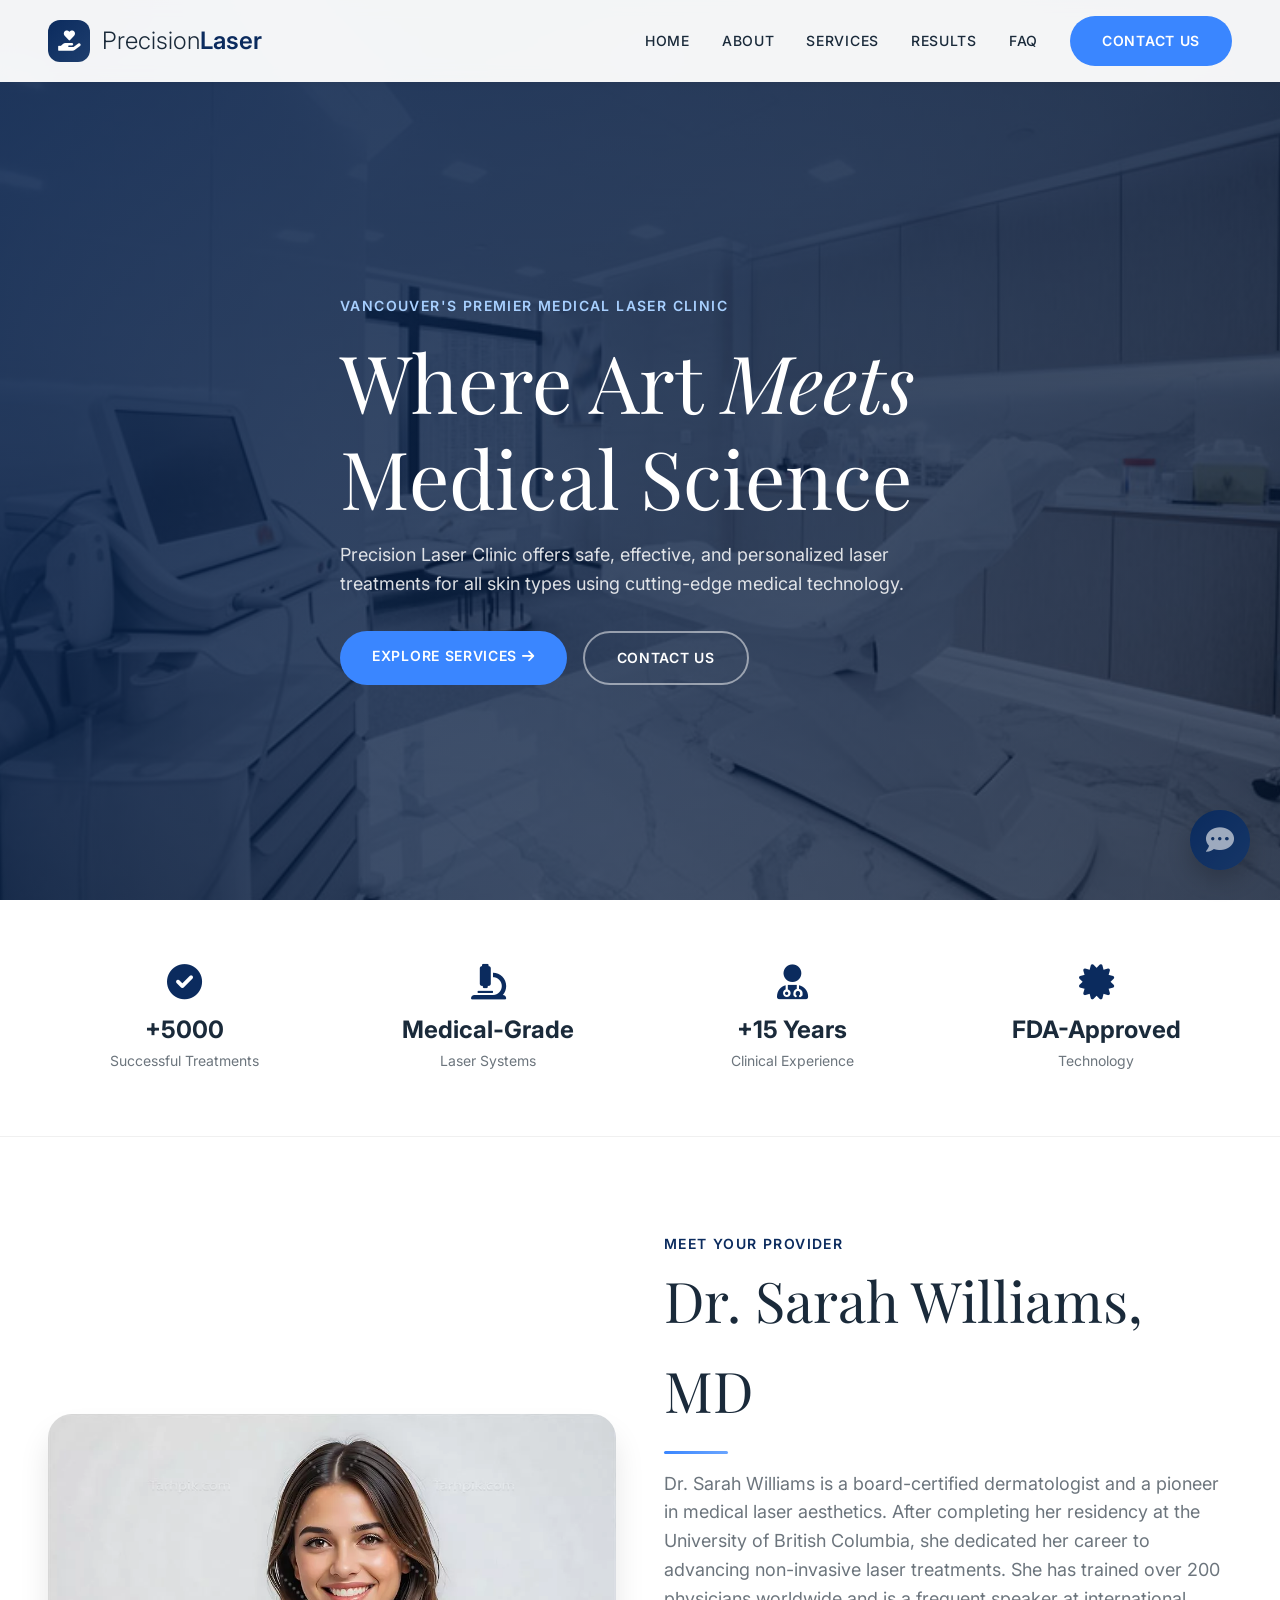
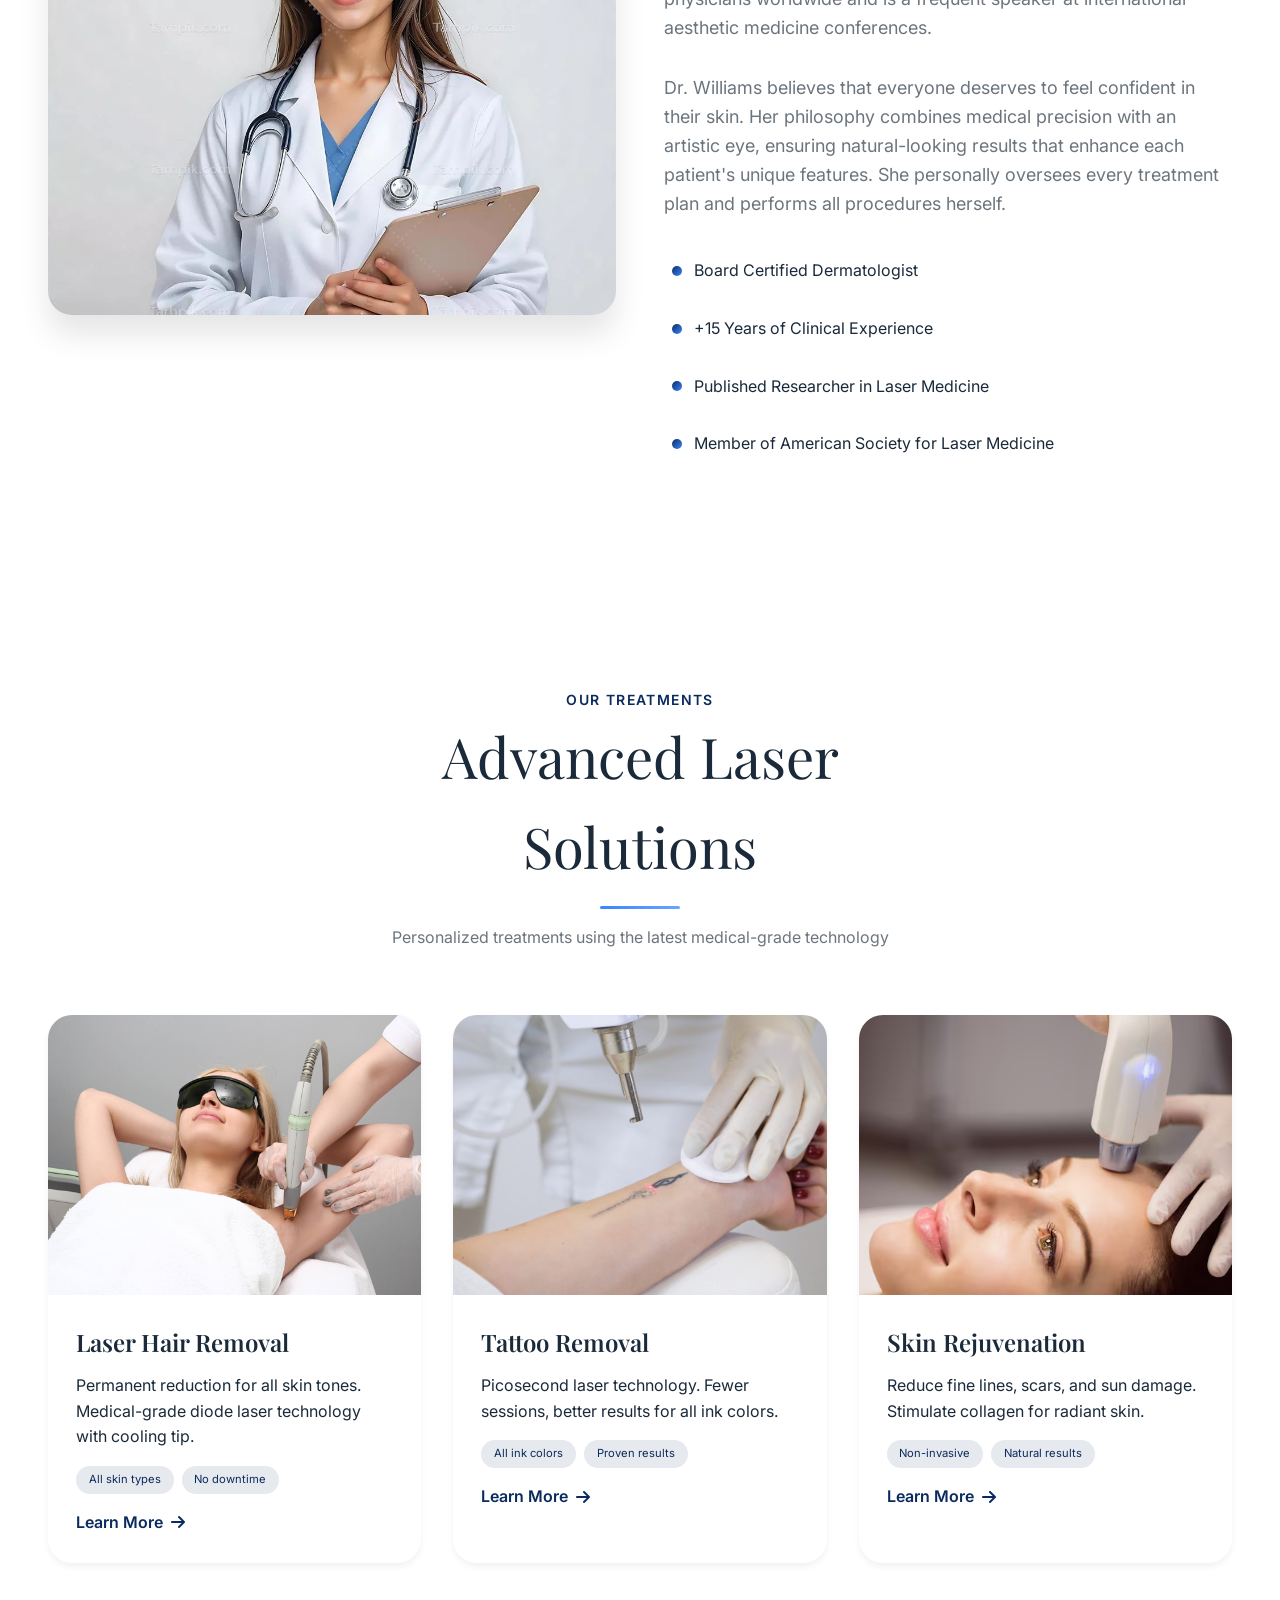
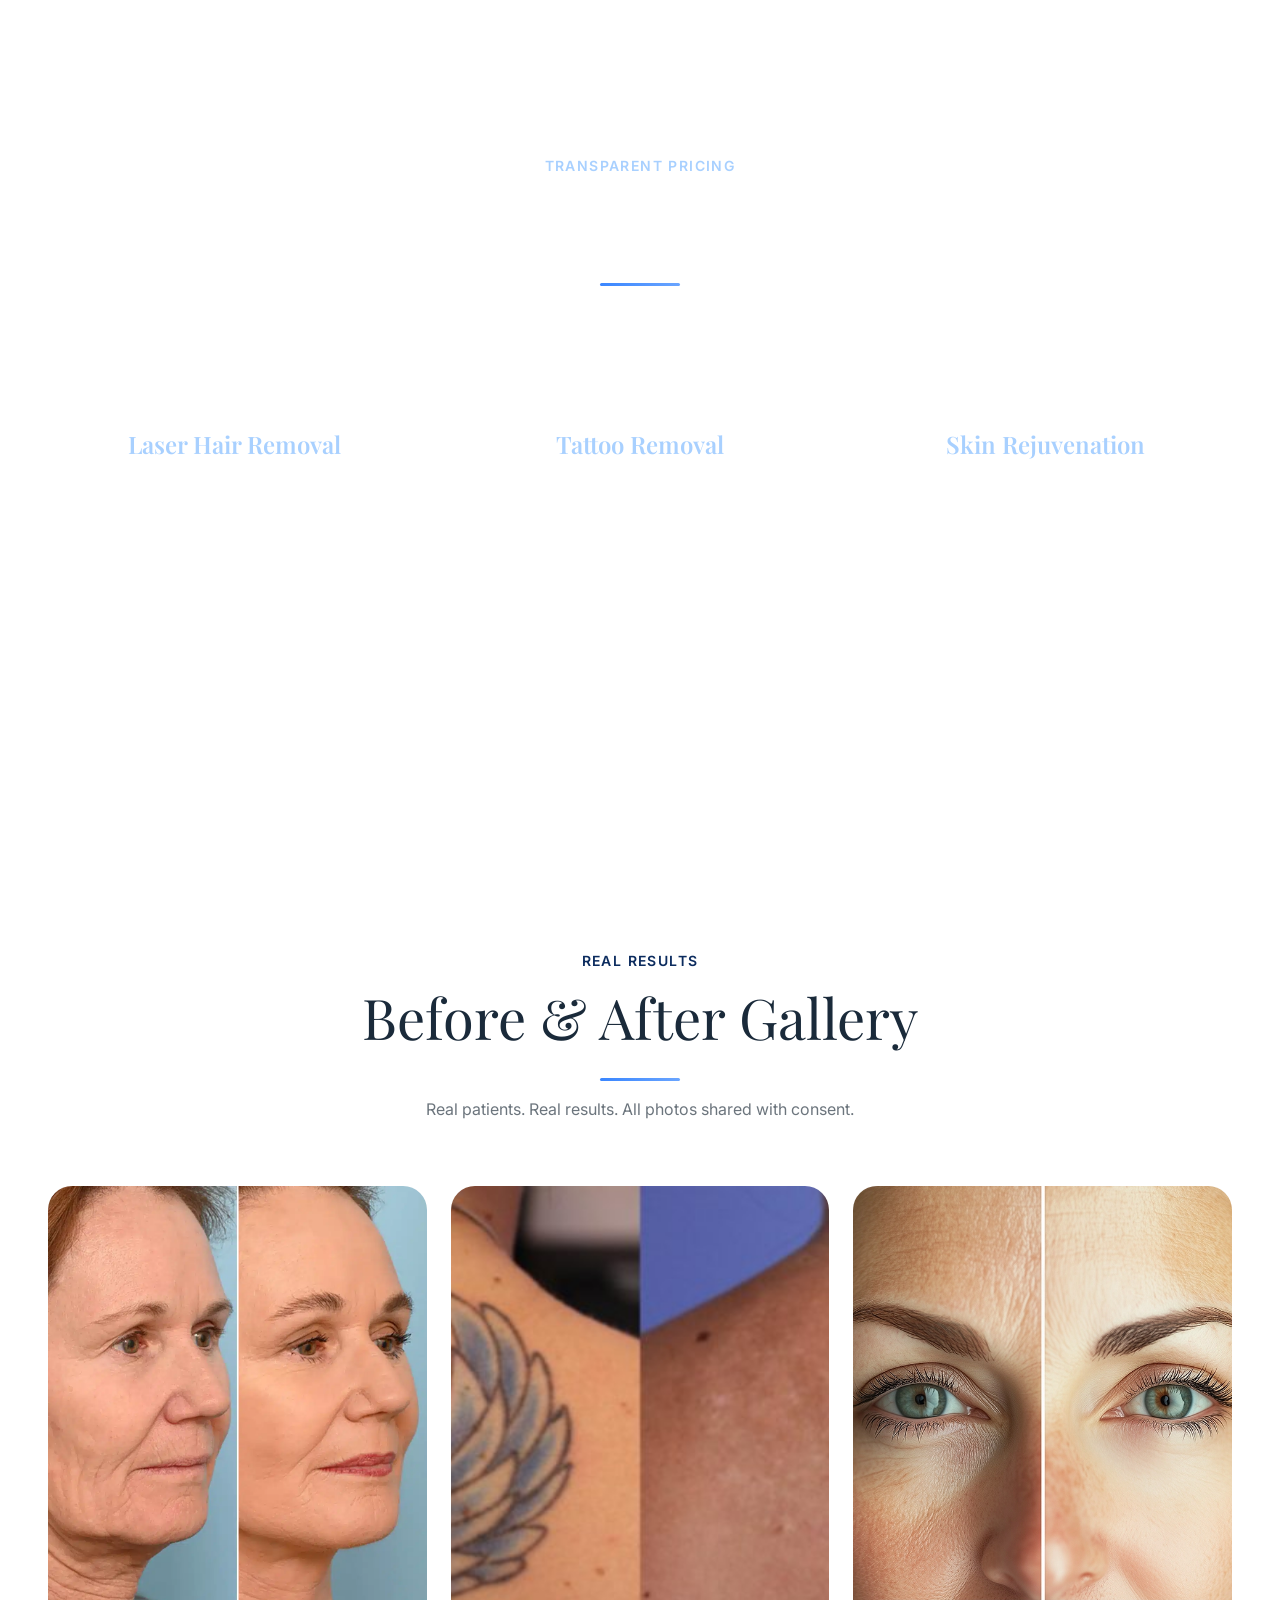
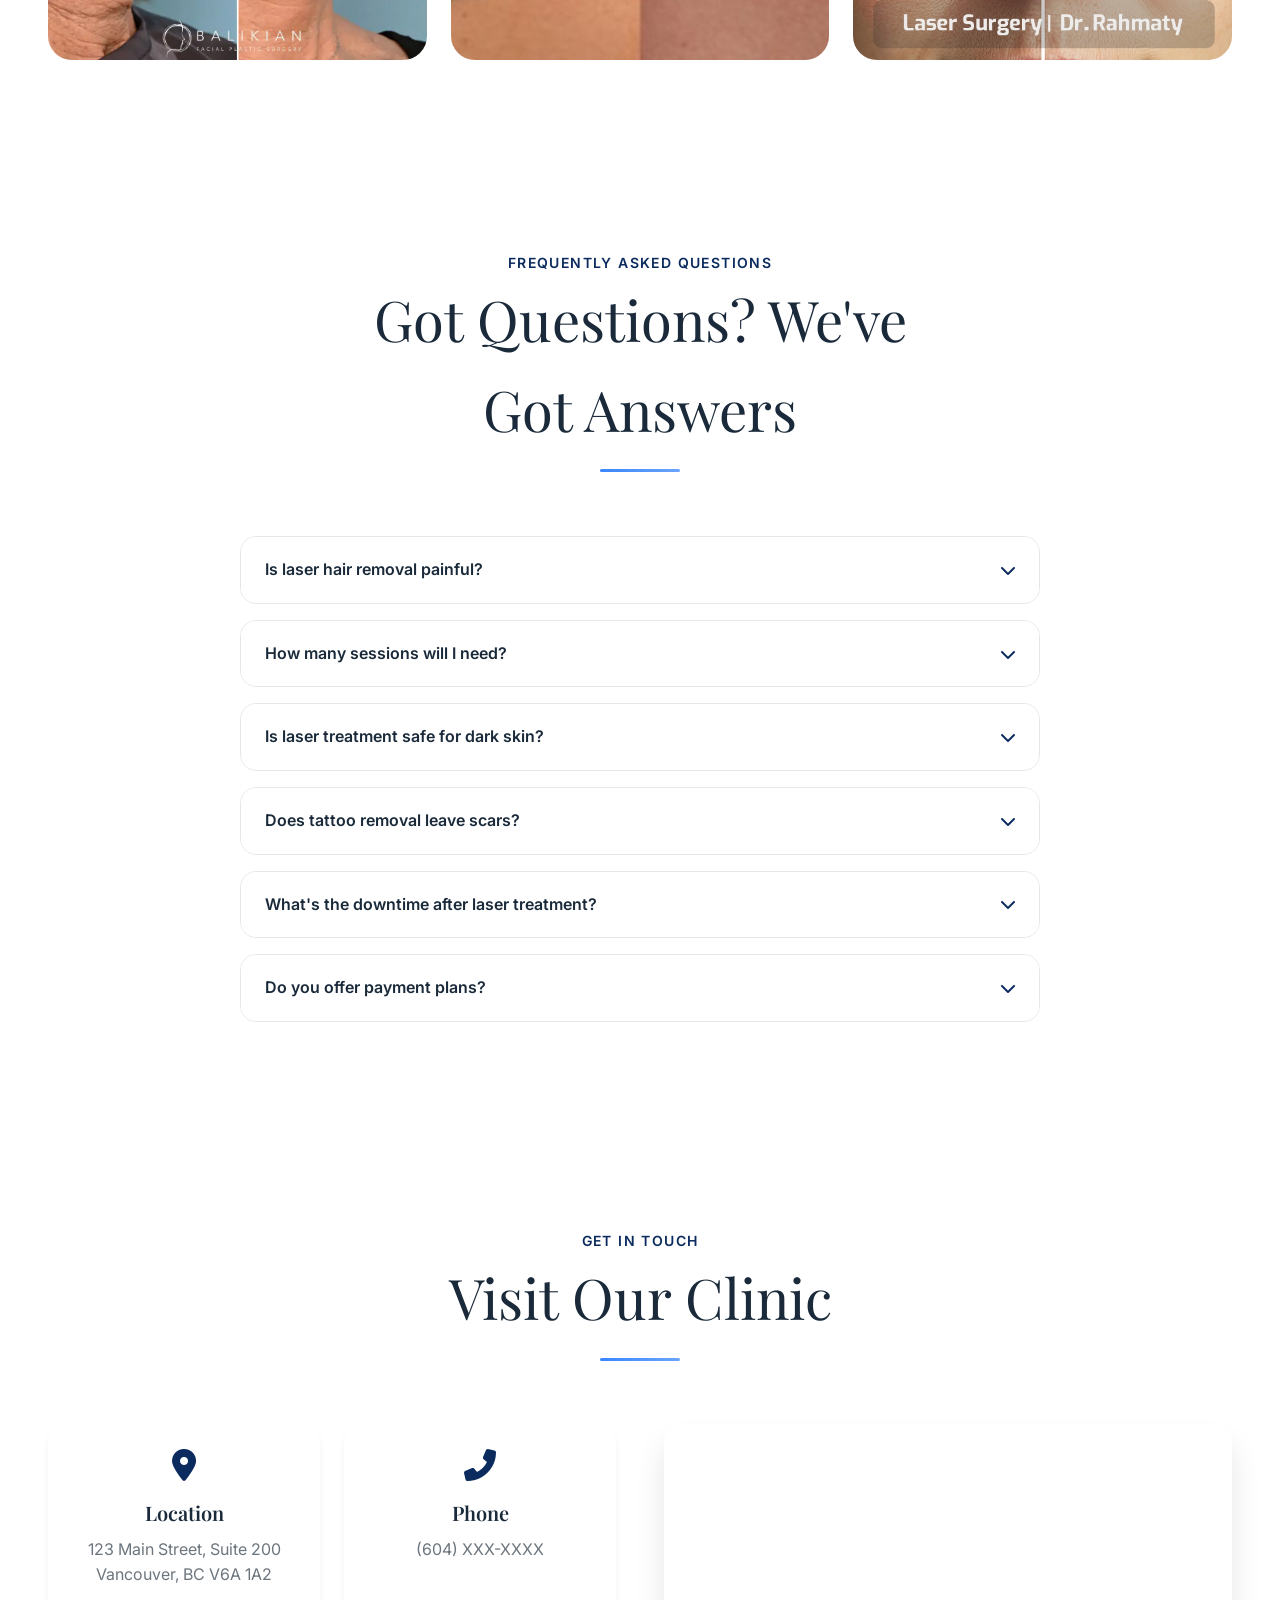
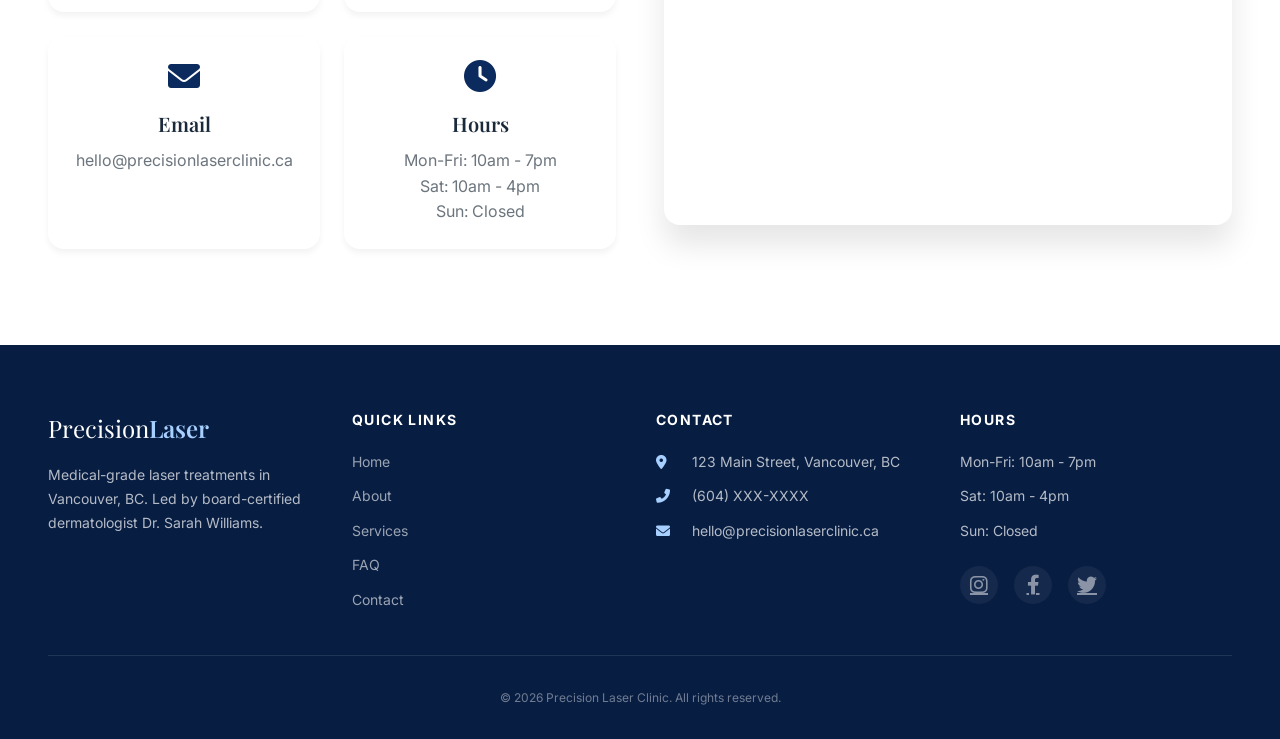
<file: index.html>
<!DOCTYPE html>
<html lang="en">
<head>
    <meta charset="UTF-8">
    <meta name="viewport" content="width=device-width, initial-scale=1.0">
    <title>Precision Laser Clinic | Premier Medical Aesthetics Vancouver</title>
    
    <link rel="stylesheet" href="https://cdnjs.cloudflare.com/ajax/libs/font-awesome/6.0.0-beta3/css/all.min.css">
    <link href="https://fonts.googleapis.com/css2?family=Inter:wght@300;400;500;600;700&family=Playfair+Display:wght@400;500;600;700&display=swap" rel="stylesheet">
    <link rel="stylesheet" href="css/style.css">
</head>
<body>

    <!-- ==================== NAVBAR ==================== -->
    <nav class="navbar" id="navbar">
        <div class="container">
            <div class="nav-wrapper">
                <a href="index.html" class="brand">
                    <div class="logo-placeholder">
                        <i class="fas fa-hand-holding-heart"></i>
                    </div>
                    <span class="brand-text">Precision<span class="brand-bold">Laser</span></span>
                </a>
                
                <div class="nav-menu">
                    <a href="#home" class="nav-link">Home</a>
                    <a href="#about" class="nav-link">About</a>
                    <a href="#services" class="nav-link">Services</a>
                    <a href="#gallery" class="nav-link">Results</a>
                    <a href="#faq" class="nav-link">FAQ</a>
                    <a href="#contact" class="btn-primary nav-btn">Contact Us</a>
                </div>
                
                <button class="menu-btn" id="menuBtn">
                    <i class="fas fa-bars"></i>
                </button>
            </div>
            
            <div class="mobile-menu hidden" id="mobileMenu">
                <a href="#home" class="mobile-link">Home</a>
                <a href="#about" class="mobile-link">About</a>
                <a href="#services" class="mobile-link">Services</a>
                <a href="#gallery" class="mobile-link">Results</a>
                <a href="#faq" class="mobile-link">FAQ</a>
                <a href="#contact" class="btn-primary mobile-btn">Contact Us</a>
            </div>
        </div>
    </nav>

    <!-- ==================== HERO ==================== -->
    <section id="home" class="hero" style="background-image: linear-gradient(rgba(0,0,0,0.55), rgba(0,0,0,0.4)), url('assets/images/hero-bg.jpeg');">
        <div class="container">
            <div class="hero-content">
                <p class="hero-tag animate-item">Vancouver's Premier Medical Laser Clinic</p>
                <h1 class="hero-title animate-item delay-1">Where Art <span class="italic">Meets</span><br>Medical Science</h1>
                <p class="hero-text animate-item delay-2">Precision Laser Clinic offers safe, effective, and personalized laser treatments for all skin types using cutting-edge medical technology.</p>
                <div class="hero-buttons animate-item delay-3">
                    <a href="#services" class="btn-primary">Explore Services <i class="fas fa-arrow-right"></i></a>
                    <a href="#contact" class="btn-outline">Contact Us</a>
                </div>
            </div>
        </div>
    </section>

    <!-- ==================== TRUST BADGES ==================== -->
    <section class="trust-section">
        <div class="container">
            <div class="trust-grid">
                <div class="trust-item hover-lift">
                    <i class="fas fa-check-circle trust-icon"></i>
                    <p class="trust-number">+5000</p>
                    <p class="trust-label">Successful Treatments</p>
                </div>
                <div class="trust-item hover-lift">
                    <i class="fas fa-microscope trust-icon"></i>
                    <p class="trust-number">Medical-Grade</p>
                    <p class="trust-label">Laser Systems</p>
                </div>
                <div class="trust-item hover-lift">
                    <i class="fas fa-user-md trust-icon"></i>
                    <p class="trust-number">+15 Years</p>
                    <p class="trust-label">Clinical Experience</p>
                </div>
                <div class="trust-item hover-lift">
                    <i class="fas fa-certificate trust-icon"></i>  <!-- آیکون جدید -->
                    <p class="trust-number">FDA-Approved</p>
                    <p class="trust-label">Technology</p>
                </div>
            </div>
        </div>
    </section>

    <!-- ==================== ABOUT ==================== -->
    <section id="about" class="about-section">
        <div class="container">
            <div class="about-grid">
                <div class="about-image hover-scale">
                    <img src="assets/images/doctor.webp" alt="Dr. Sarah Williams">
                </div>
                <div class="about-content">
                    <p class="about-tag">Meet Your Provider</p>
                    <h2 class="about-title">Dr. Sarah Williams, MD</h2>
                    <div class="about-divider"></div>
                    <p class="about-text">Dr. Sarah Williams is a board-certified dermatologist and a pioneer in medical laser aesthetics. After completing her residency at the University of British Columbia, she dedicated her career to advancing non-invasive laser treatments. She has trained over 200 physicians worldwide and is a frequent speaker at international aesthetic medicine conferences.</p>
                    <p class="about-text" style="margin-top: 1rem;">Dr. Williams believes that everyone deserves to feel confident in their skin. Her philosophy combines medical precision with an artistic eye, ensuring natural-looking results that enhance each patient's unique features. She personally oversees every treatment plan and performs all procedures herself.</p>
                    <div class="about-list">
                        <div class="about-list-item"><div class="about-dot"></div><span>Board Certified Dermatologist</span></div>
                        <div class="about-list-item"><div class="about-dot"></div><span>+15 Years of Clinical Experience</span></div>
                        <div class="about-list-item"><div class="about-dot"></div><span>Published Researcher in Laser Medicine</span></div>
                        <div class="about-list-item"><div class="about-dot"></div><span>Member of American Society for Laser Medicine</span></div>
                    </div>
                </div>
            </div>
        </div>
    </section>

    <!-- ==================== SERVICES ==================== -->
    <section id="services" class="services-section">
        <div class="container">
            <div class="section-header">
                <p class="section-tag">Our Treatments</p>
                <h2 class="section-title">Advanced Laser Solutions</h2>
                <div class="section-divider"></div>
                <p class="section-subtitle">Personalized treatments using the latest medical-grade technology</p>
            </div>
            
            <div class="services-grid">
                <div class="service-card">
                    <div class="service-img-wrapper">
                        <img src="assets/images/laser-hair.jpg" alt="Laser Hair Removal">
                        <div class="service-overlay"></div>
                    </div>
                    <div class="service-content">
                        <h3>Laser Hair Removal</h3>
                        <p>Permanent reduction for all skin tones. Medical-grade diode laser technology with cooling tip.</p>
                        <div class="service-tags">
                            <span>All skin types</span>
                            <span>No downtime</span>
                        </div>
                        <a href="laser-hair-removal.html" class="service-link">Learn More <i class="fas fa-arrow-right"></i></a>
                    </div>
                </div>
                
                <div class="service-card">
                    <div class="service-img-wrapper">
                        <img src="assets/images/tattoo-removal.jpeg" alt="Tattoo Removal">
                        <div class="service-overlay"></div>
                    </div>
                    <div class="service-content">
                        <h3>Tattoo Removal</h3>
                        <p>Picosecond laser technology. Fewer sessions, better results for all ink colors.</p>
                        <div class="service-tags">
                            <span>All ink colors</span>
                            <span>Proven results</span>
                        </div>
                        <a href="tattoo-removal.html" class="service-link">Learn More <i class="fas fa-arrow-right"></i></a>
                    </div>
                </div>
                
                <div class="service-card">
                    <div class="service-img-wrapper">
                        <img src="assets/images/skin-rejuvenation.avif" alt="Skin Rejuvenation">
                        <div class="service-overlay"></div>
                    </div>
                    <div class="service-content">
                        <h3>Skin Rejuvenation</h3>
                        <p>Reduce fine lines, scars, and sun damage. Stimulate collagen for radiant skin.</p>
                        <div class="service-tags">
                            <span>Non-invasive</span>
                            <span>Natural results</span>
                        </div>
                        <a href="skin-rejuvenation.html" class="service-link">Learn More <i class="fas fa-arrow-right"></i></a>
                    </div>
                </div>
            </div>
        </div>
    </section>

    <!-- ==================== PRICING SECTION ==================== -->
    <section class="pricing-section">
        <div class="container">
            <div class="section-header">
                <p class="section-tag">Transparent Pricing</p>
                <h2 class="section-title">Our Treatment Prices</h2>
                <div class="section-divider"></div>
                <p class="section-subtitle">No hidden fees. What you see is what you pay.</p>
            </div>
            
            <div class="pricing-grid">
                <div class="pricing-card">
                    <h3>Laser Hair Removal</h3>
                    <div class="pricing-item"><span>Upper Lip</span><span>$75 / session</span></div>
                    <div class="pricing-item"><span>Underarms</span><span>$120 / session</span></div>
                    <div class="pricing-item"><span>Brazilian</span><span>$200 / session</span></div>
                    <div class="pricing-item"><span>Full Legs</span><span>$350 / session</span></div>
                    <div class="pricing-note">Package of 6: Save 15-20%</div>
                </div>
                <div class="pricing-card">
                    <h3>Tattoo Removal</h3>
                    <div class="pricing-item"><span>Small (< 2")</span><span>$100 / session</span></div>
                    <div class="pricing-item"><span>Medium (2-4")</span><span>$150 / session</span></div>
                    <div class="pricing-item"><span>Large (4-6")</span><span>$225 / session</span></div>
                    <div class="pricing-item"><span>X-Large (>6")</span><span>$300 / session</span></div>
                    <div class="pricing-note">Package of 4: Save 10-15%</div>
                </div>
                <div class="pricing-card">
                    <h3>Skin Rejuvenation</h3>
                    <div class="pricing-item"><span>Full Face</span><span>$250 / session</span></div>
                    <div class="pricing-item"><span>Face + Neck</span><span>$350 / session</span></div>
                    <div class="pricing-item"><span>Face + Neck + Chest</span><span>$450 / session</span></div>
                    <div class="pricing-item"><span>Hands</span><span>$150 / session</span></div>
                    <div class="pricing-note">Package of 4: Save 10%</div>
                </div>
            </div>
        </div>
    </section>

    <!-- ==================== GALLERY ==================== -->
    <section id="gallery" class="gallery-section">
        <div class="container">
            <div class="section-header">
                <p class="section-tag">Real Results</p>
                <h2 class="section-title">Before & After Gallery</h2>
                <div class="section-divider"></div>
                <p class="section-subtitle">Real patients. Real results. All photos shared with consent.</p>
            </div>
            <div class="gallery-grid">
                <div class="gallery-item">
                    <img src="assets/images/gallery-1.webp" alt="Before After 1">
                    <div class="gallery-overlay">
                        <p class="gallery-title">Laser Hair Removal</p>
                        <p class="gallery-session">6 sessions</p>
                    </div>
                </div>
                <div class="gallery-item">
                    <img src="assets/images/gallery-2.jpg" alt="Before After 2">
                    <div class="gallery-overlay">
                        <p class="gallery-title">Tattoo Removal</p>
                        <p class="gallery-session">4 sessions</p>
                    </div>
                </div>
                <div class="gallery-item">
                    <img src="assets/images/gallery-3.webp" alt="Before After 3">
                    <div class="gallery-overlay">
                        <p class="gallery-title">Skin Rejuvenation</p>
                        <p class="gallery-session">3 sessions</p>
                    </div>
                </div>
            </div>
        </div>
    </section>

    <!-- ==================== FAQ SECTION ==================== -->
    <section id="faq" class="faq-section">
        <div class="container">
            <div class="section-header">
                <p class="section-tag">Frequently Asked Questions</p>
                <h2 class="section-title">Got Questions? We've Got Answers</h2>
                <div class="section-divider"></div>
            </div>
            
            <div class="faq-grid">
                <div class="faq-item">
                    <div class="faq-question">
                        <span>Is laser hair removal painful?</span>
                        <i class="fas fa-chevron-down"></i>
                    </div>
                    <div class="faq-answer">
                        <p>Most patients describe the sensation as a rubber band snapping against the skin. Our devices have built-in cooling tips that minimize discomfort. Topical numbing cream is also available upon request.</p>
                    </div>
                </div>
                <div class="faq-item">
                    <div class="faq-question">
                        <span>How many sessions will I need?</span>
                        <i class="fas fa-chevron-down"></i>
                    </div>
                    <div class="faq-answer">
                        <p>Most areas require 6-8 sessions for optimal results, spaced 4-6 weeks apart. Results vary based on hair color, skin type, and treatment area.</p>
                    </div>
                </div>
                <div class="faq-item">
                    <div class="faq-question">
                        <span>Is laser treatment safe for dark skin?</span>
                        <i class="fas fa-chevron-down"></i>
                    </div>
                    <div class="faq-answer">
                        <p>Yes! Our medical-grade diode laser is safe for all skin types (Fitzpatrick I-VI). We use specific wavelengths that target hair follicles without damaging surrounding skin.</p>
                    </div>
                </div>
                <div class="faq-item">
                    <div class="faq-question">
                        <span>Does tattoo removal leave scars?</span>
                        <i class="fas fa-chevron-down"></i>
                    </div>
                    <div class="faq-answer">
                        <p>When performed correctly by experienced professionals, tattoo removal should not leave scars. Our picosecond laser is designed to shatter ink particles while preserving the surrounding skin.</p>
                    </div>
                </div>
                <div class="faq-item">
                    <div class="faq-question">
                        <span>What's the downtime after laser treatment?</span>
                        <i class="fas fa-chevron-down"></i>
                    </div>
                    <div class="faq-answer">
                        <p>For hair removal and rejuvenation, there's zero downtime. You can return to work immediately. Tattoo removal may have 3-7 days of healing with minor scabbing.</p>
                    </div>
                </div>
                <div class="faq-item">
                    <div class="faq-question">
                        <span>Do you offer payment plans?</span>
                        <i class="fas fa-chevron-down"></i>
                    </div>
                    <div class="faq-answer">
                        <p>Yes! We offer package discounts and flexible payment options. Ask us about our treatment packages during your consultation.</p>
                    </div>
                </div>
            </div>
        </div>
    </section>

    <!-- ==================== CONTACT SECTION ==================== -->
    <section id="contact" class="contact-section">
        <div class="container">
            <div class="section-header">
                <p class="section-tag">Get In Touch</p>
                <h2 class="section-title">Visit Our Clinic</h2>
                <div class="section-divider"></div>
            </div>
            
            <div class="contact-grid">
                <div class="contact-info">
                    <div class="contact-card">
                        <i class="fas fa-map-marker-alt"></i>
                        <h3>Location</h3>
                        <p>123 Main Street, Suite 200<br>Vancouver, BC V6A 1A2</p>
                    </div>
                    <div class="contact-card">
                        <i class="fas fa-phone-alt"></i>
                        <h3>Phone</h3>
                        <p>(604) XXX-XXXX</p>
                    </div>
                    <div class="contact-card">
                        <i class="fas fa-envelope"></i>
                        <h3>Email</h3>
                        <p>hello@precisionlaserclinic.ca</p>
                    </div>
                    <div class="contact-card">
                        <i class="fas fa-clock"></i>
                        <h3>Hours</h3>
                        <p>Mon-Fri: 10am - 7pm<br>Sat: 10am - 4pm<br>Sun: Closed</p>
                    </div>
                </div>
                <div class="contact-map">
                    <iframe 
                        src="https://www.google.com/maps/embed?pb=!1m18!1m12!1m3!1d41621.80382505954!2d-123.14035277832032!3d49.2827291!2m3!1f0!2f0!3f0!3m2!1i1024!2i768!4f13.1!3m3!1m2!1s0x54867235a01f461d%3A0x47c4f6e9df643e77!2sVancouver%2C%20BC!5e0!3m2!1sen!2sca!4v1700000000000!5m2!1sen!2sca" 
                        width="100%" 
                        height="400" 
                        style="border:0; border-radius: 1rem;" 
                        allowfullscreen="" 
                        loading="lazy" 
                        referrerpolicy="no-referrer-when-downgrade">
                    </iframe>
                </div>
            </div>
        </div>
    </section>

    <!-- ==================== FOOTER ==================== -->
    <footer class="footer">
        <div class="container">
            <div class="footer-grid">
                <div class="footer-brand">
                    <h3>Precision<span>Laser</span></h3>
                    <p>Medical-grade laser treatments in Vancouver, BC. Led by board-certified dermatologist Dr. Sarah Williams.</p>
                </div>
                <div class="footer-links">
                    <h4>Quick Links</h4>
                    <ul>
                        <li><a href="#home">Home</a></li>
                        <li><a href="#about">About</a></li>
                        <li><a href="#services">Services</a></li>
                        <li><a href="#faq">FAQ</a></li>
                        <li><a href="#contact">Contact</a></li>
                    </ul>
                </div>
                <div class="footer-contact">
                    <h4>Contact</h4>
                    <ul>
                        <li><i class="fas fa-map-marker-alt"></i> 123 Main Street, Vancouver, BC</li>
                        <li><i class="fas fa-phone-alt"></i> (604) XXX-XXXX</li>
                        <li><i class="fas fa-envelope"></i> hello@precisionlaserclinic.ca</li>
                    </ul>
                </div>
                <div class="footer-hours">
                    <h4>Hours</h4>
                    <ul>
                        <li>Mon-Fri: 10am - 7pm</li>
                        <li>Sat: 10am - 4pm</li>
                        <li>Sun: Closed</li>
                    </ul>
                    <div class="social-links">
                        <a href="#"><i class="fab fa-instagram"></i></a>
                        <a href="#"><i class="fab fa-facebook-f"></i></a>
                        <a href="#"><i class="fab fa-twitter"></i></a>
                    </div>
                </div>
            </div>
            <div class="footer-copyright">
                <p>&copy; 2026 Precision Laser Clinic. All rights reserved.</p>
            </div>
        </div>
    </footer>
    <!-- ==================== CHATBOT ==================== -->
<div class="chatbot-container" id="chatbotContainer">
    <div class="chatbot-button" id="chatbotButton">
        <i class="fas fa-comment-dots"></i>
        <span class="chatbot-pulse"></span>
    </div>
    
    <div class="chatbot-window hidden" id="chatbotWindow">
        <div class="chatbot-header">
            <div class="chatbot-header-info">
                <div class="chatbot-avatar">
                    <i class="fas fa-robot"></i>
                </div>
                <div>
                    <h4>Laser Assistant</h4>
                    <p>Online - Ready to help</p>
                </div>
            </div>
            <button class="chatbot-close" id="chatbotClose">
                <i class="fas fa-times"></i>
            </button>
        </div>
        
        <div class="chatbot-messages" id="chatbotMessages">
            <div class="message bot">
                <div class="message-content">
                    Hi there! 👋 I'm your laser treatment assistant. <br>
                    Ask me anything about:
                    <ul style="margin-top: 8px; padding-left: 20px;">
                        <li>Laser hair removal</li>
                        <li>Tattoo removal</li>
                        <li>Skin rejuvenation</li>
                        <li>Pricing & sessions</li>
                        <li>Booking appointments</li>
                    </ul>
                </div>
            </div>
        </div>
        
        <div class="chatbot-input-area">
            <input type="text" id="chatbotInput" placeholder="Type your question..." autocomplete="off">
            <button id="chatbotSend">
                <i class="fas fa-paper-plane"></i>
            </button>
        </div>
        
        <div class="chatbot-footer">
            <p>Powered by Precision Laser Clinic</p>
        </div>
    </div>
</div>
    <script src="js/main.js"></script>

</body>
</html>
</file>
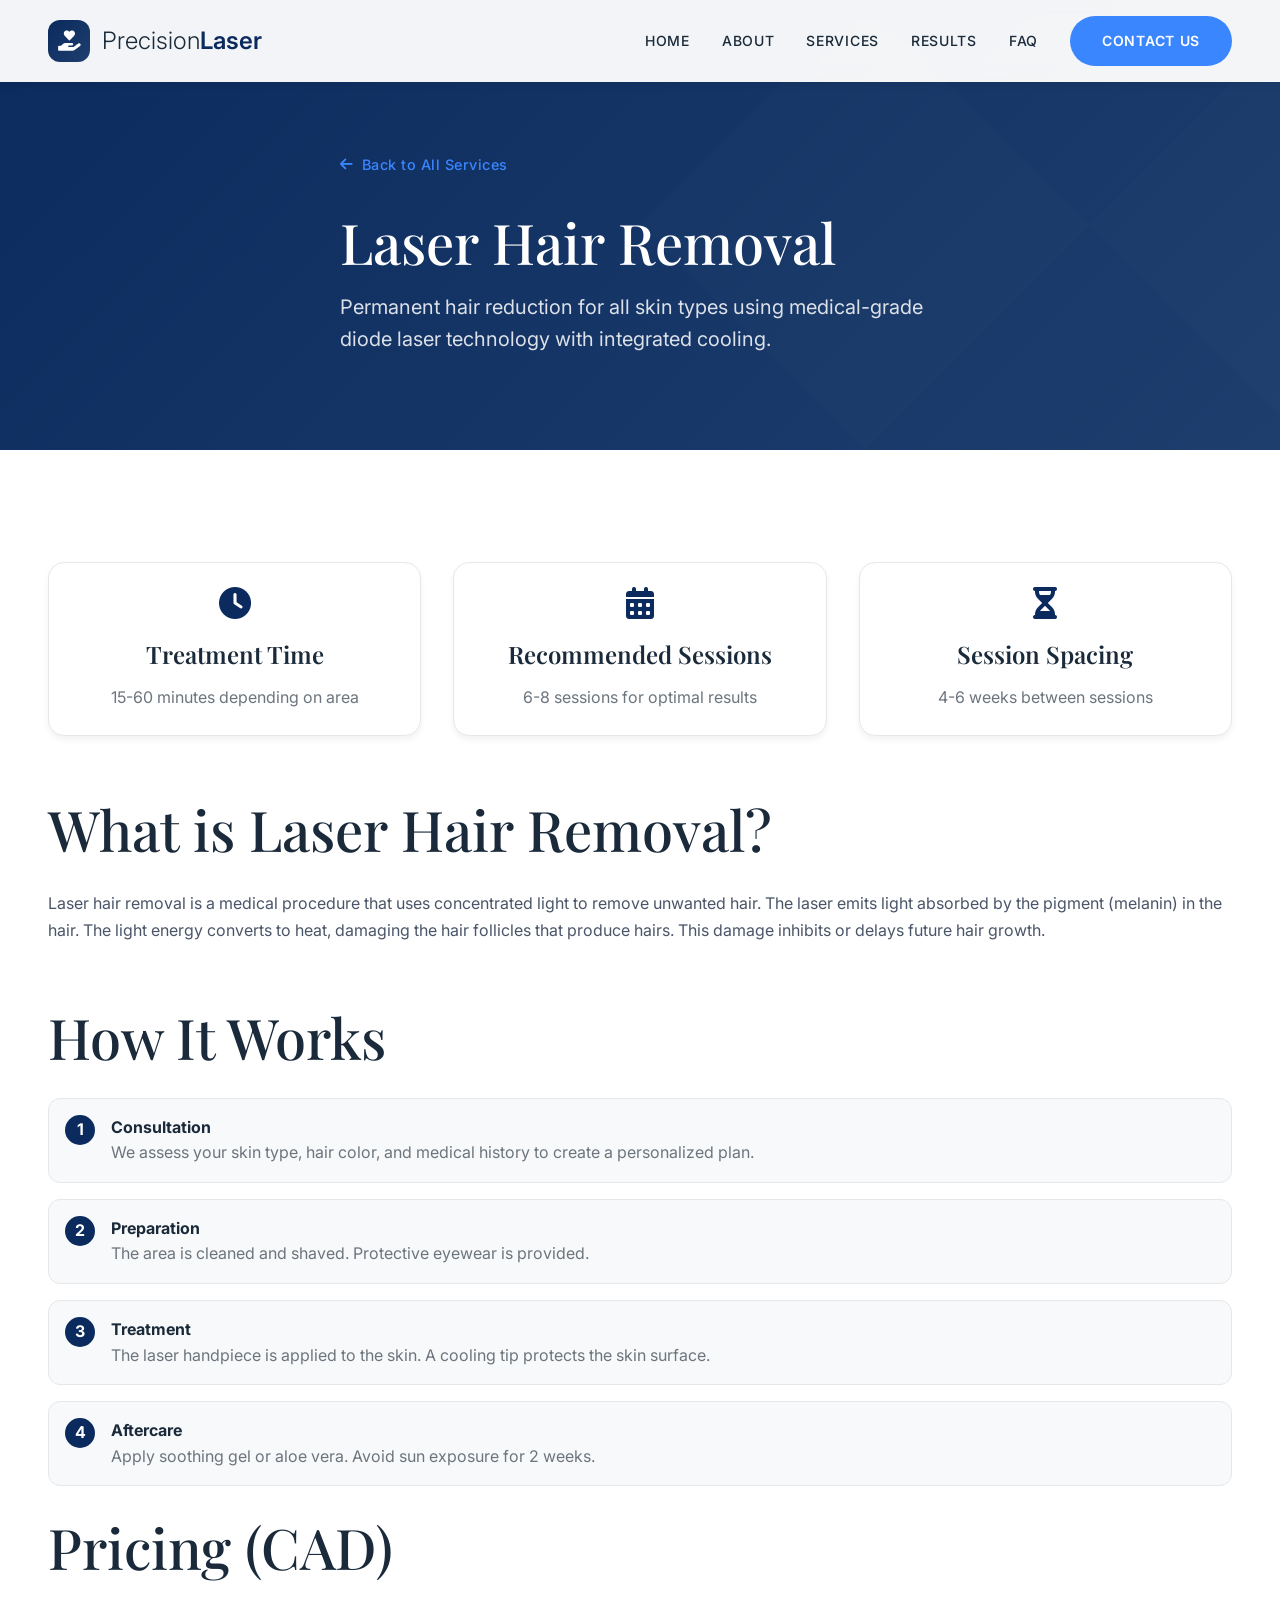
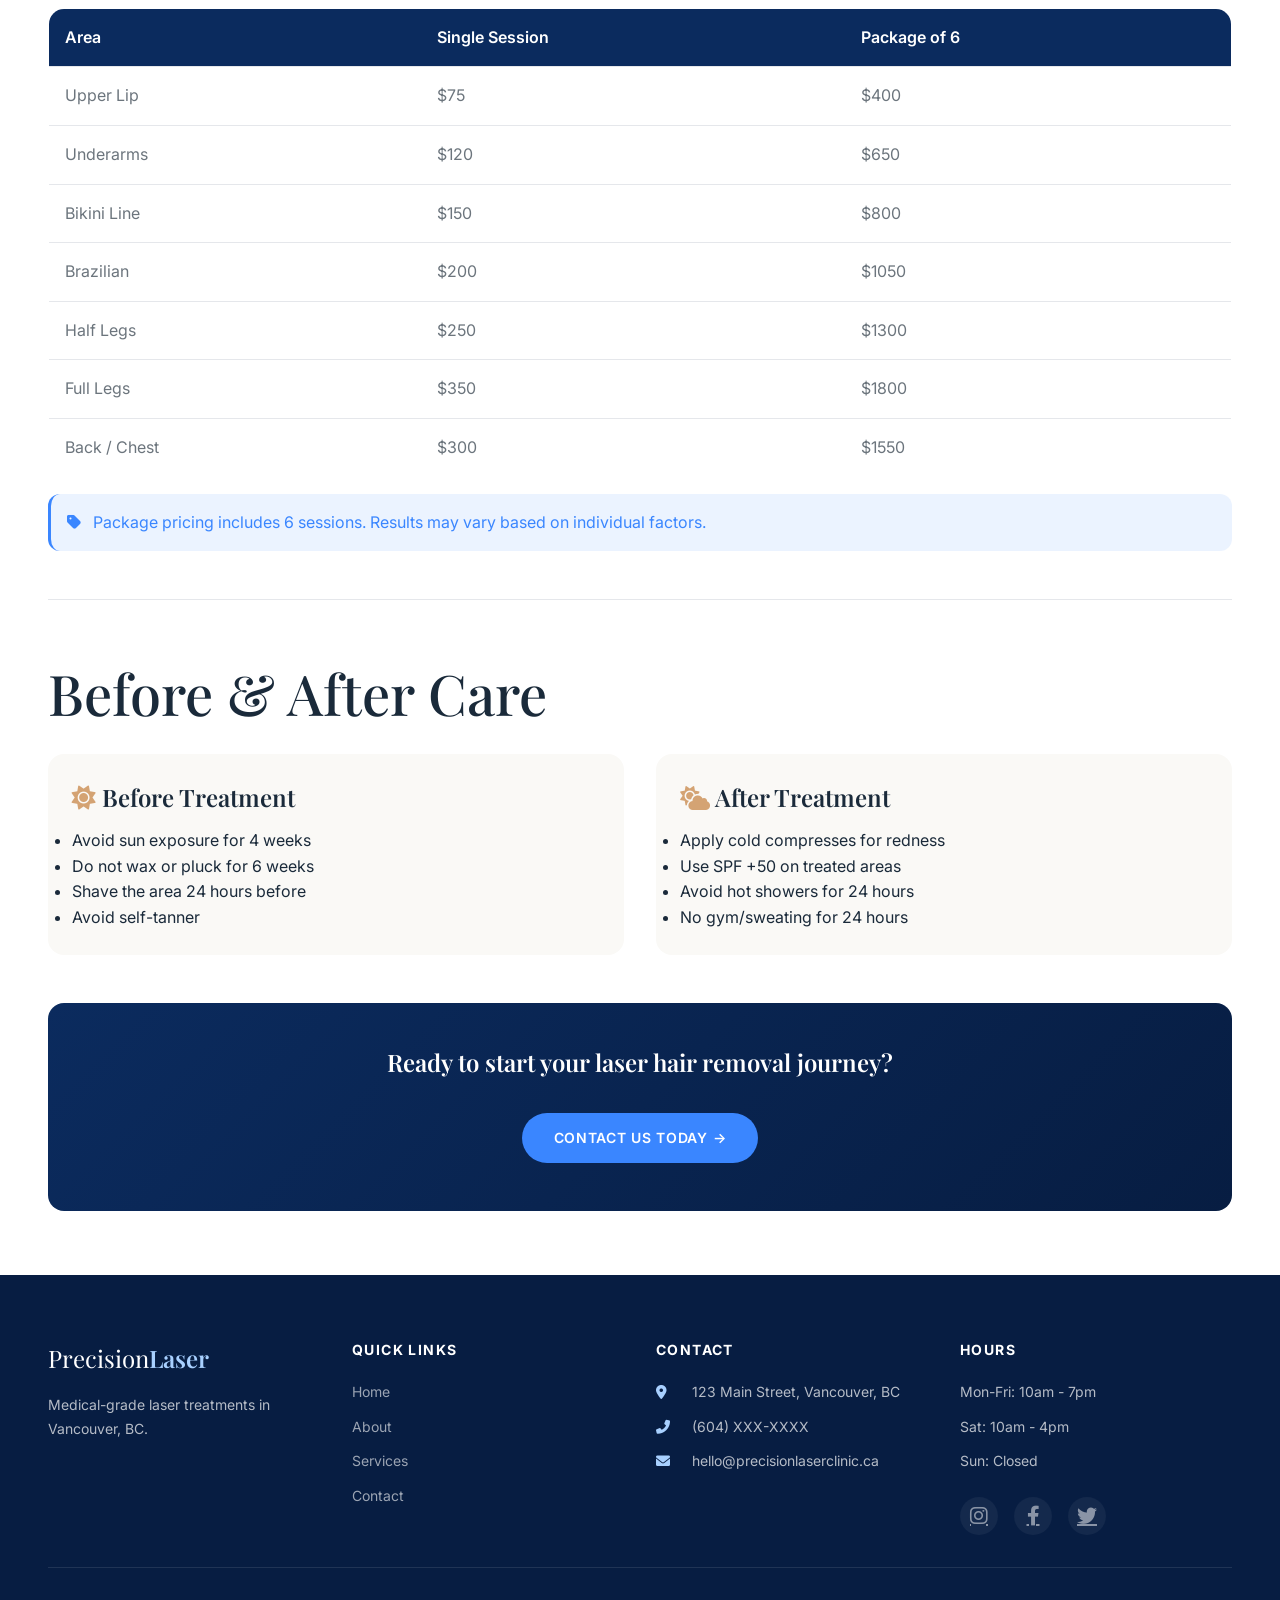
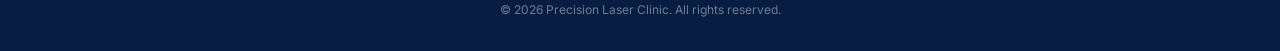
<file: laser-hair-removal.html>
<!DOCTYPE html>
<html lang="en">
<head>
    <meta charset="UTF-8">
    <meta name="viewport" content="width=device-width, initial-scale=1.0">
    <title>Laser Hair Removal | Precision Laser Clinic</title>
    
    <link rel="stylesheet" href="https://cdnjs.cloudflare.com/ajax/libs/font-awesome/6.0.0-beta3/css/all.min.css">
    <link href="https://fonts.googleapis.com/css2?family=Inter:wght@300;400;500;600;700&family=Playfair+Display:wght@400;500;600;700&display=swap" rel="stylesheet">
    <link rel="stylesheet" href="css/style.css">
    <link rel="stylesheet" href="css/laser-hair-removal.css">
</head>
<body>

    <nav class="navbar" id="navbar">
        <div class="container">
            <div class="nav-wrapper">
                <a href="index.html" class="brand">
                    <div class="logo-placeholder"><i class="fas fa-hand-holding-heart"></i></div>
                    <span class="brand-text">Precision<span class="brand-bold">Laser</span></span>
                </a>
                <div class="nav-menu">
                    <a href="index.html#home" class="nav-link">Home</a>
                    <a href="index.html#about" class="nav-link">About</a>
                    <a href="index.html#services" class="nav-link">Services</a>
                    <a href="index.html#gallery" class="nav-link">Results</a>
                    <a href="index.html#faq" class="nav-link">FAQ</a>
                    <a href="index.html#contact" class="btn-primary nav-btn">Contact Us</a>
                </div>
                <button class="menu-btn" id="menuBtn"><i class="fas fa-bars"></i></button>
            </div>
            <div class="mobile-menu hidden" id="mobileMenu">
                <a href="index.html#home" class="mobile-link">Home</a>
                <a href="index.html#about" class="mobile-link">About</a>
                <a href="index.html#services" class="mobile-link">Services</a>
                <a href="index.html#gallery" class="mobile-link">Results</a>
                <a href="index.html#faq" class="mobile-link">FAQ</a>
                <a href="index.html#contact" class="btn-primary mobile-btn">Contact Us</a>
            </div>
        </div>
    </nav>

    <section class="service-detail-hero">
        <div class="container">
            <a href="index.html#services" class="back-btn"><i class="fas fa-arrow-left"></i> Back to All Services</a>
            <h1 style="color: white; font-size: 3.5rem; font-family: 'Playfair Display', serif; font-weight: 500; margin-bottom: 1rem;">Laser Hair Removal</h1>
            <p style="color: rgba(255,255,255,0.85); font-size: 1.25rem; max-width: 600px; line-height: 1.6;">Permanent hair reduction for all skin types using medical-grade diode laser technology with integrated cooling.</p>
        </div>
    </section>

    <section class="service-detail-content">
        <div class="container">
            <div class="info-grid">
                <div class="info-card"><i class="fas fa-clock"></i><h3>Treatment Time</h3><p>15-60 minutes depending on area</p></div>
                <div class="info-card"><i class="fas fa-calendar-alt"></i><h3>Recommended Sessions</h3><p>6-8 sessions for optimal results</p></div>
                <div class="info-card"><i class="fas fa-hourglass-half"></i><h3>Session Spacing</h3><p>4-6 weeks between sessions</p></div>
            </div>

            <h2 style="font-family: 'Playfair Display', serif; font-weight: 500;">What is Laser Hair Removal?</h2>
            <p style="color: #4A5568; line-height: 1.7;">Laser hair removal is a medical procedure that uses concentrated light to remove unwanted hair. The laser emits light absorbed by the pigment (melanin) in the hair. The light energy converts to heat, damaging the hair follicles that produce hairs. This damage inhibits or delays future hair growth.</p>

            <h2 style="font-family: 'Playfair Display', serif; font-weight: 500; margin-top: 3rem;">How It Works</h2>
            <ul class="procedure-steps">
                <li><span class="step-num">1</span><div><strong>Consultation</strong><br>We assess your skin type, hair color, and medical history to create a personalized plan.</div></li>
                <li><span class="step-num">2</span><div><strong>Preparation</strong><br>The area is cleaned and shaved. Protective eyewear is provided.</div></li>
                <li><span class="step-num">3</span><div><strong>Treatment</strong><br>The laser handpiece is applied to the skin. A cooling tip protects the skin surface.</div></li>
                <li><span class="step-num">4</span><div><strong>Aftercare</strong><br>Apply soothing gel or aloe vera. Avoid sun exposure for 2 weeks.</div></li>
            </ul>

            <h2 style="font-family: 'Playfair Display', serif; font-weight: 500;">Pricing (CAD)</h2>
            <table class="price-table">
                <thead><tr><th>Area</th><th>Single Session</th><th>Package of 6</th></tr></thead>
                <tbody>
                    <tr><td>Upper Lip</td><td>$75</td><td>$400</td></tr>
                    <tr><td>Underarms</td><td>$120</td><td>$650</td></tr>
                    <tr><td>Bikini Line</td><td>$150</td><td>$800</td></tr>
                    <tr><td>Brazilian</td><td>$200</td><td>$1050</td></tr>
                    <tr><td>Half Legs</td><td>$250</td><td>$1300</td></tr>
                    <tr><td>Full Legs</td><td>$350</td><td>$1800</td></tr>
                    <tr><td>Back / Chest</td><td>$300</td><td>$1550</td></tr>
                </tbody>
            </table>
            <div class="note-box"><i class="fas fa-tag"></i> Package pricing includes 6 sessions. Results may vary based on individual factors.</div>

            <hr>

            <h2 style="font-family: 'Playfair Display', serif; font-weight: 500;">Before & After Care</h2>
            <div style="display: grid; grid-template-columns: 1fr 1fr; gap: 2rem;">
                <div style="background: #FAF9F6; padding: 1.5rem; border-radius: 1rem;"><h3><i class="fas fa-sun" style="color: #D4A373;"></i> Before Treatment</h3><ul><li>Avoid sun exposure for 4 weeks</li><li>Do not wax or pluck for 6 weeks</li><li>Shave the area 24 hours before</li><li>Avoid self-tanner</li></ul></div>
                <div style="background: #FAF9F6; padding: 1.5rem; border-radius: 1rem;"><h3><i class="fas fa-cloud-sun" style="color: #D4A373;"></i> After Treatment</h3><ul><li>Apply cold compresses for redness</li><li>Use SPF +50 on treated areas</li><li>Avoid hot showers for 24 hours</li><li>No gym/sweating for 24 hours</li></ul></div>
            </div>

            <div class="cta-box">
                <h3 style="color: white; margin-bottom: 1rem;">Ready to start your laser hair removal journey?</h3>
                <a href="index.html#contact" class="btn-primary" style="margin-top: 1rem; display: inline-block;">Contact Us Today →</a>
            </div>
        </div>
    </section>

    <footer class="footer">
        <div class="container">
            <div class="footer-grid">
                <div class="footer-brand"><h3>Precision<span>Laser</span></h3><p>Medical-grade laser treatments in Vancouver, BC.</p></div>
                <div class="footer-links"><h4>Quick Links</h4><ul><li><a href="index.html#home">Home</a></li><li><a href="index.html#about">About</a></li><li><a href="index.html#services">Services</a></li><li><a href="index.html#contact">Contact</a></li></ul></div>
                <div class="footer-contact"><h4>Contact</h4><ul><li><i class="fas fa-map-marker-alt"></i> 123 Main Street, Vancouver, BC</li><li><i class="fas fa-phone-alt"></i> (604) XXX-XXXX</li><li><i class="fas fa-envelope"></i> hello@precisionlaserclinic.ca</li></ul></div>
                <div class="footer-hours"><h4>Hours</h4><ul><li>Mon-Fri: 10am - 7pm</li><li>Sat: 10am - 4pm</li><li>Sun: Closed</li></ul><div class="social-links"><a href="#"><i class="fab fa-instagram"></i></a><a href="#"><i class="fab fa-facebook-f"></i></a><a href="#"><i class="fab fa-twitter"></i></a></div></div>
            </div>
            <div class="footer-copyright"><p>&copy; 2026 Precision Laser Clinic. All rights reserved.</p></div>
        </div>
    </footer>

    <script src="js/main.js"></script>
</body>
</html>
</file>
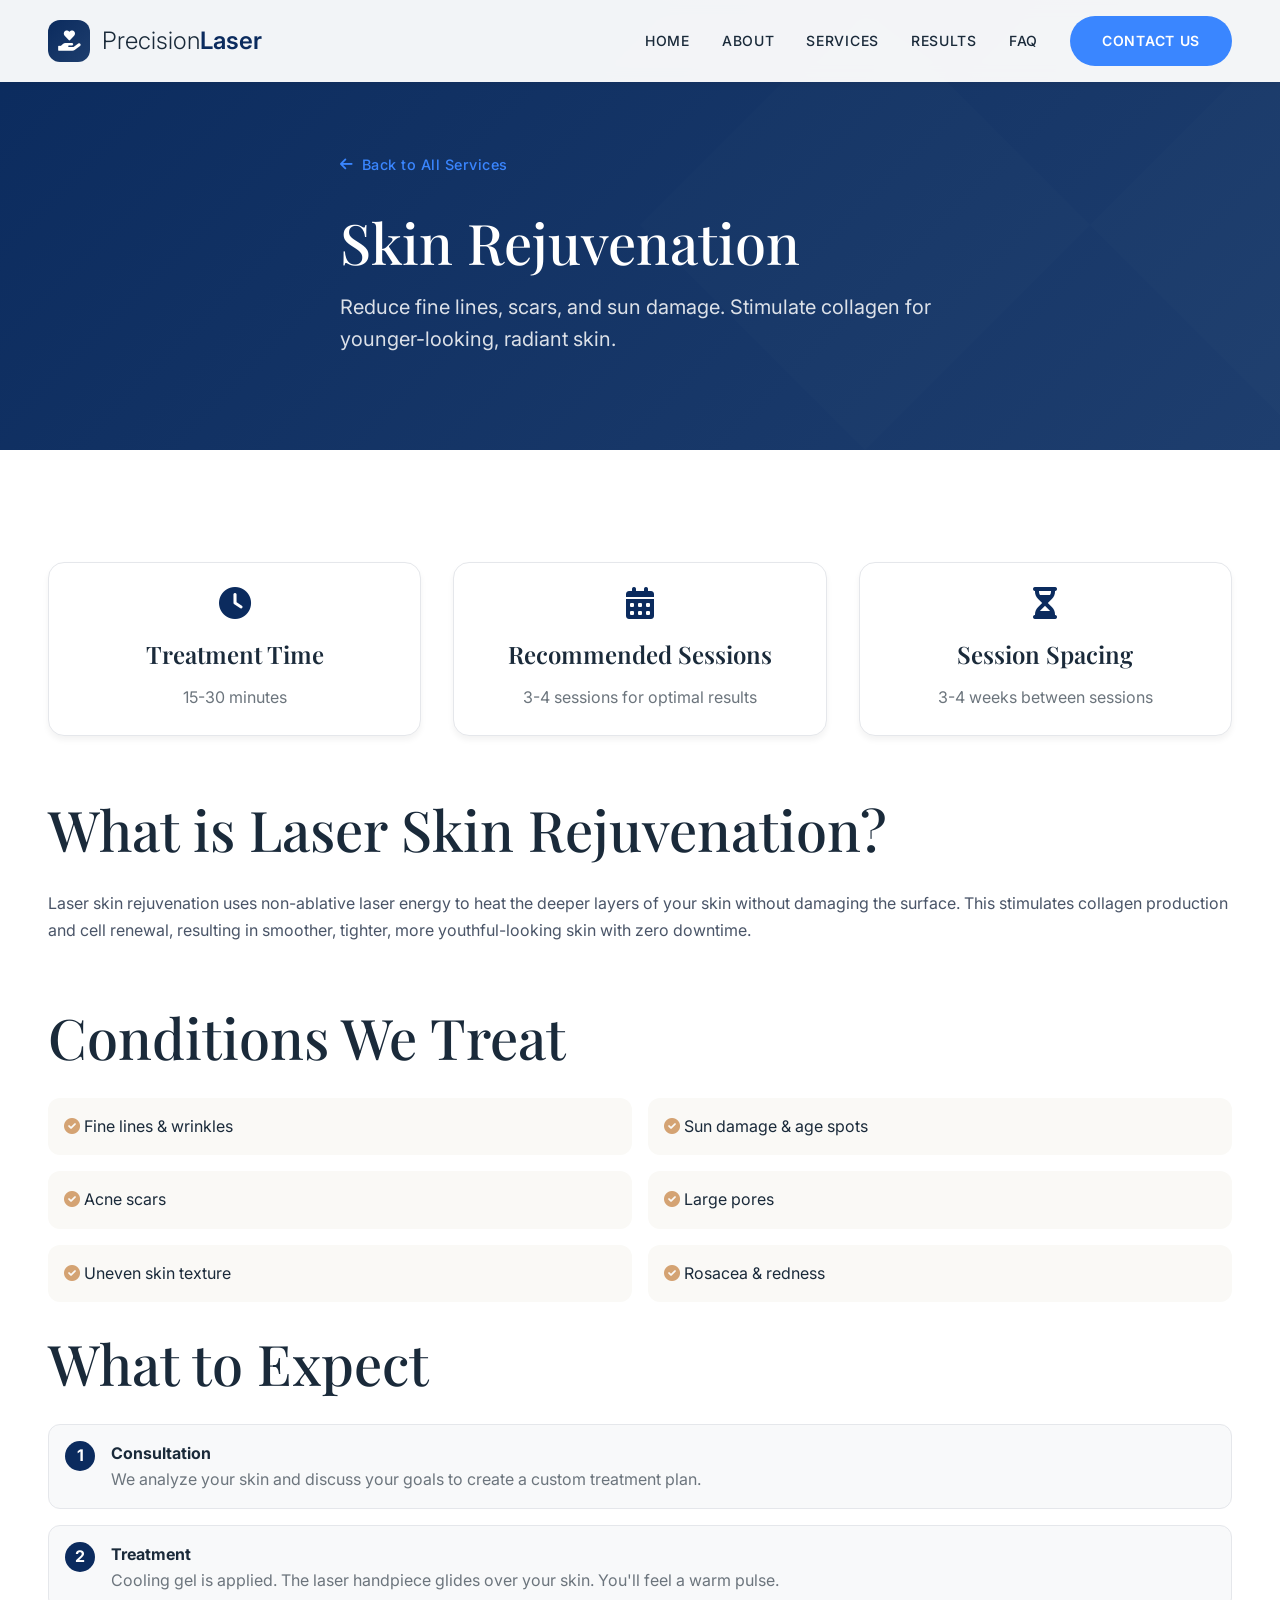
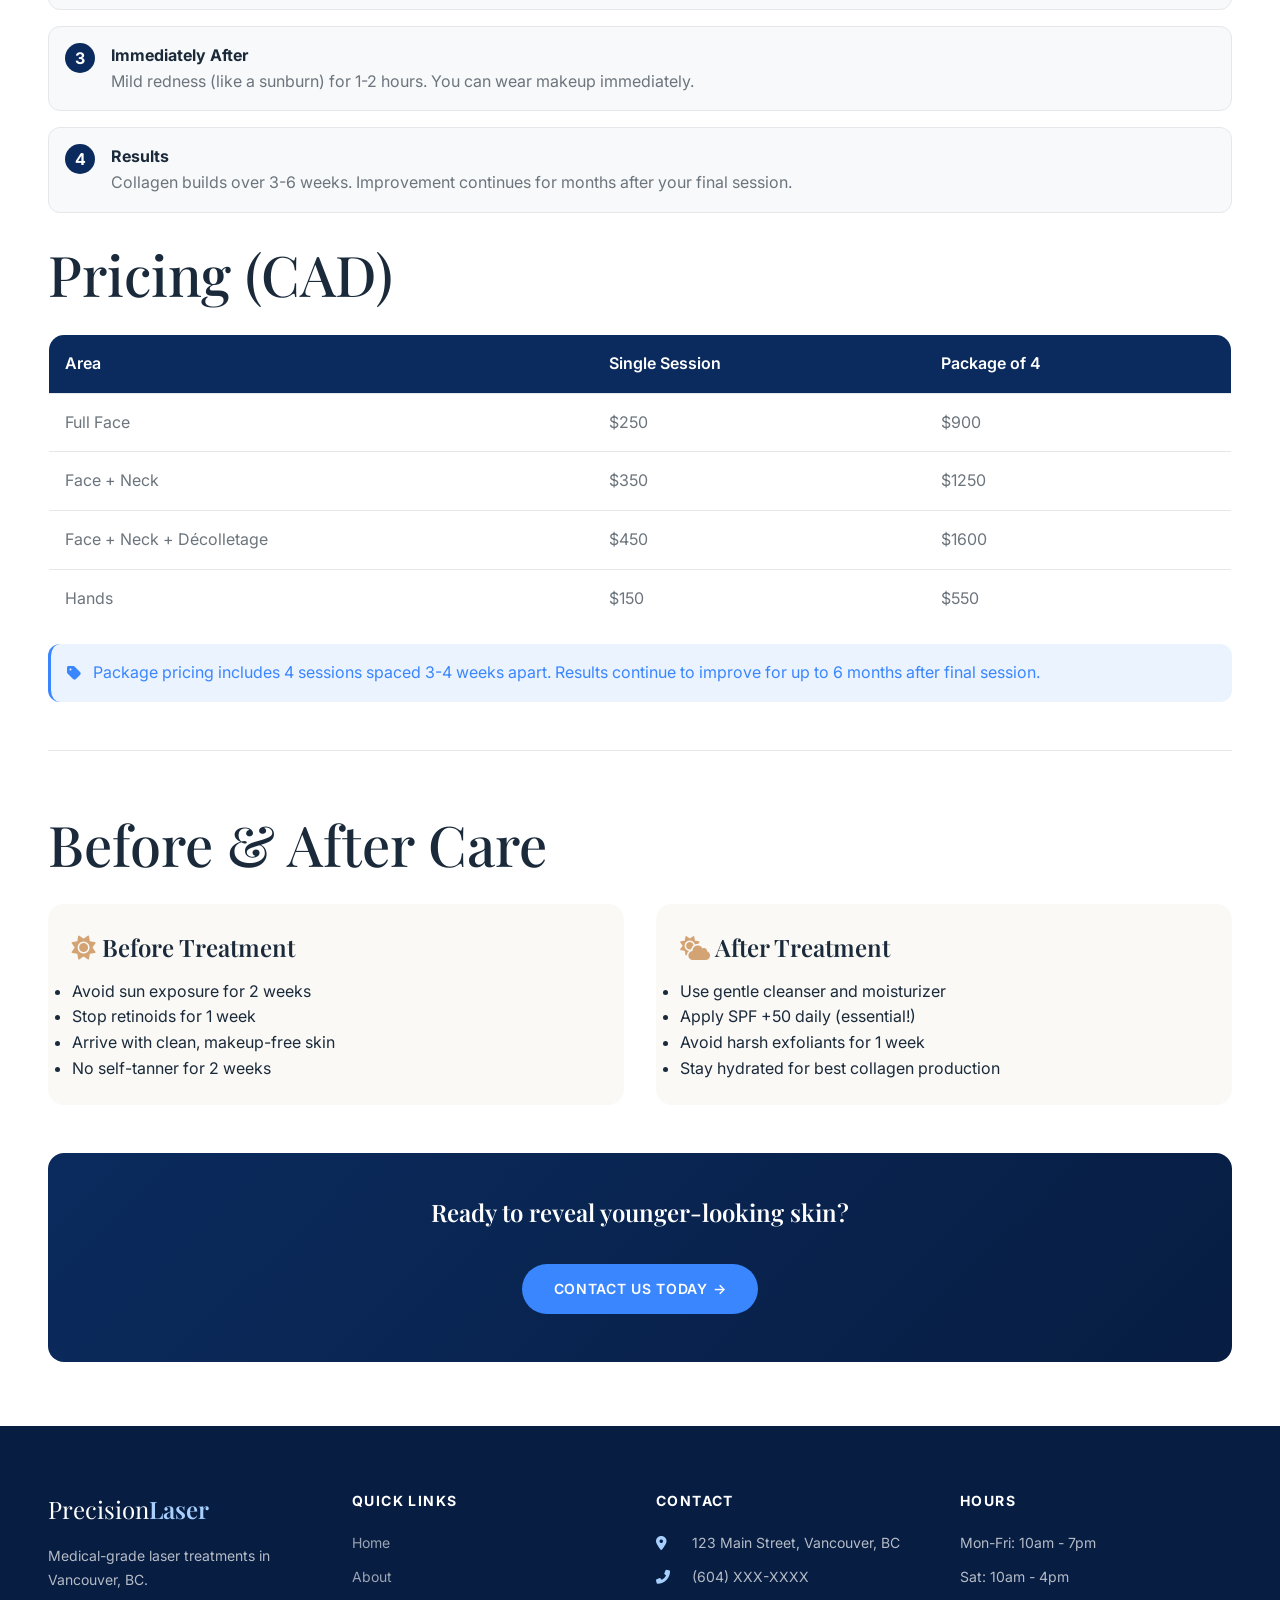
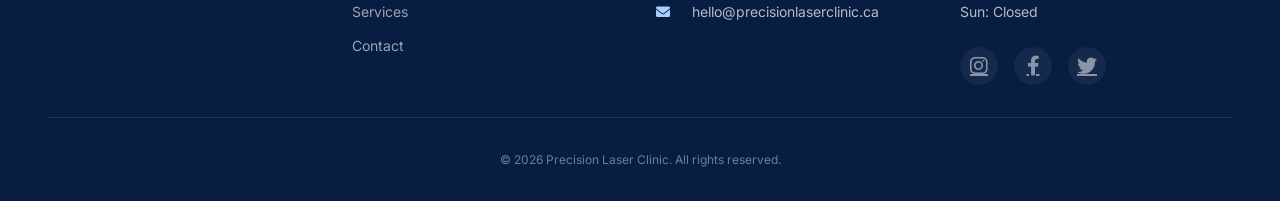
<file: skin-rejuvenation.html>
<!DOCTYPE html>
<html lang="en">
<head>
    <meta charset="UTF-8">
    <meta name="viewport" content="width=device-width, initial-scale=1.0">
    <title>Skin Rejuvenation | Precision Laser Clinic</title>
    
    <link rel="stylesheet" href="https://cdnjs.cloudflare.com/ajax/libs/font-awesome/6.0.0-beta3/css/all.min.css">
    <link href="https://fonts.googleapis.com/css2?family=Inter:wght@300;400;500;600;700&family=Playfair+Display:wght@400;500;600;700&display=swap" rel="stylesheet">
    <link rel="stylesheet" href="css/style.css">
    <link rel="stylesheet" href="css/skin-rejuvenation.css">
</head>
<body>

    <nav class="navbar" id="navbar">
        <div class="container">
            <div class="nav-wrapper">
                <a href="index.html" class="brand">
                    <div class="logo-placeholder"><i class="fas fa-hand-holding-heart"></i></div>
                    <span class="brand-text">Precision<span class="brand-bold">Laser</span></span>
                </a>
                <div class="nav-menu">
                    <a href="index.html#home" class="nav-link">Home</a>
                    <a href="index.html#about" class="nav-link">About</a>
                    <a href="index.html#services" class="nav-link">Services</a>
                    <a href="index.html#gallery" class="nav-link">Results</a>
                    <a href="index.html#faq" class="nav-link">FAQ</a>
                    <a href="index.html#contact" class="btn-primary nav-btn">Contact Us</a>
                </div>
                <button class="menu-btn" id="menuBtn"><i class="fas fa-bars"></i></button>
            </div>
            <div class="mobile-menu hidden" id="mobileMenu">
                <a href="index.html#home" class="mobile-link">Home</a>
                <a href="index.html#about" class="mobile-link">About</a>
                <a href="index.html#services" class="mobile-link">Services</a>
                <a href="index.html#gallery" class="mobile-link">Results</a>
                <a href="index.html#faq" class="mobile-link">FAQ</a>
                <a href="index.html#contact" class="btn-primary mobile-btn">Contact Us</a>
            </div>
        </div>
    </nav>

    <section class="service-detail-hero">
        <div class="container">
            <a href="index.html#services" class="back-btn"><i class="fas fa-arrow-left"></i> Back to All Services</a>
            <h1 style="color: white; font-size: 3.5rem; font-family: 'Playfair Display', serif; font-weight: 500; margin-bottom: 1rem;">Skin Rejuvenation</h1>
            <p style="color: rgba(255,255,255,0.85); font-size: 1.25rem; max-width: 600px; line-height: 1.6;">Reduce fine lines, scars, and sun damage. Stimulate collagen for younger-looking, radiant skin.</p>
        </div>
    </section>

    <section class="service-detail-content">
        <div class="container">
            <div class="info-grid">
                <div class="info-card"><i class="fas fa-clock"></i><h3>Treatment Time</h3><p>15-30 minutes</p></div>
                <div class="info-card"><i class="fas fa-calendar-alt"></i><h3>Recommended Sessions</h3><p>3-4 sessions for optimal results</p></div>
                <div class="info-card"><i class="fas fa-hourglass-half"></i><h3>Session Spacing</h3><p>3-4 weeks between sessions</p></div>
            </div>

            <h2 style="font-family: 'Playfair Display', serif; font-weight: 500;">What is Laser Skin Rejuvenation?</h2>
            <p style="color: #4A5568; line-height: 1.7;">Laser skin rejuvenation uses non-ablative laser energy to heat the deeper layers of your skin without damaging the surface. This stimulates collagen production and cell renewal, resulting in smoother, tighter, more youthful-looking skin with zero downtime.</p>

            <h2 style="font-family: 'Playfair Display', serif; font-weight: 500; margin-top: 3rem;">Conditions We Treat</h2>
            <div style="display: grid; grid-template-columns: repeat(2, 1fr); gap: 1rem; margin: 1rem 0;">
                <div style="background: #FAF9F6; padding: 1rem; border-radius: 0.75rem;"><i class="fas fa-check-circle" style="color: #D4A373;"></i> Fine lines & wrinkles</div>
                <div style="background: #FAF9F6; padding: 1rem; border-radius: 0.75rem;"><i class="fas fa-check-circle" style="color: #D4A373;"></i> Sun damage & age spots</div>
                <div style="background: #FAF9F6; padding: 1rem; border-radius: 0.75rem;"><i class="fas fa-check-circle" style="color: #D4A373;"></i> Acne scars</div>
                <div style="background: #FAF9F6; padding: 1rem; border-radius: 0.75rem;"><i class="fas fa-check-circle" style="color: #D4A373;"></i> Large pores</div>
                <div style="background: #FAF9F6; padding: 1rem; border-radius: 0.75rem;"><i class="fas fa-check-circle" style="color: #D4A373;"></i> Uneven skin texture</div>
                <div style="background: #FAF9F6; padding: 1rem; border-radius: 0.75rem;"><i class="fas fa-check-circle" style="color: #D4A373;"></i> Rosacea & redness</div>
            </div>

            <h2 style="font-family: 'Playfair Display', serif; font-weight: 500;">What to Expect</h2>
            <ul class="procedure-steps">
                <li><span class="step-num">1</span><div><strong>Consultation</strong><br>We analyze your skin and discuss your goals to create a custom treatment plan.</div></li>
                <li><span class="step-num">2</span><div><strong>Treatment</strong><br>Cooling gel is applied. The laser handpiece glides over your skin. You'll feel a warm pulse.</div></li>
                <li><span class="step-num">3</span><div><strong>Immediately After</strong><br>Mild redness (like a sunburn) for 1-2 hours. You can wear makeup immediately.</div></li>
                <li><span class="step-num">4</span><div><strong>Results</strong><br>Collagen builds over 3-6 weeks. Improvement continues for months after your final session.</div></li>
            </ul>

            <h2 style="font-family: 'Playfair Display', serif; font-weight: 500;">Pricing (CAD)</h2>
            <table class="price-table">
                <thead><tr><th>Area</th><th>Single Session</th><th>Package of 4</th></tr></thead>
                <tbody>
                    <tr><td>Full Face</td><td>$250</td><td>$900</td></tr>
                    <tr><td>Face + Neck</td><td>$350</td><td>$1250</td></tr>
                    <tr><td>Face + Neck + Décolletage</td><td>$450</td><td>$1600</td></tr>
                    <tr><td>Hands</td><td>$150</td><td>$550</td></tr>
                </tbody>
            </table>
            <div class="note-box"><i class="fas fa-tag"></i> Package pricing includes 4 sessions spaced 3-4 weeks apart. Results continue to improve for up to 6 months after final session.</div>

            <hr>

            <h2 style="font-family: 'Playfair Display', serif; font-weight: 500;">Before & After Care</h2>
            <div style="display: grid; grid-template-columns: 1fr 1fr; gap: 2rem;">
                <div style="background: #FAF9F6; padding: 1.5rem; border-radius: 1rem;"><h3><i class="fas fa-sun" style="color: #D4A373;"></i> Before Treatment</h3><ul><li>Avoid sun exposure for 2 weeks</li><li>Stop retinoids for 1 week</li><li>Arrive with clean, makeup-free skin</li><li>No self-tanner for 2 weeks</li></ul></div>
                <div style="background: #FAF9F6; padding: 1.5rem; border-radius: 1rem;"><h3><i class="fas fa-cloud-sun" style="color: #D4A373;"></i> After Treatment</h3><ul><li>Use gentle cleanser and moisturizer</li><li>Apply SPF +50 daily (essential!)</li><li>Avoid harsh exfoliants for 1 week</li><li>Stay hydrated for best collagen production</li></ul></div>
            </div>

            <div class="cta-box">
                <h3 style="color: white; margin-bottom: 1rem;">Ready to reveal younger-looking skin?</h3>
                <a href="index.html#contact" class="btn-primary" style="margin-top: 1rem; display: inline-block;">Contact Us Today →</a>
            </div>
        </div>
    </section>

    <footer class="footer">
        <div class="container">
            <div class="footer-grid">
                <div class="footer-brand"><h3>Precision<span>Laser</span></h3><p>Medical-grade laser treatments in Vancouver, BC.</p></div>
                <div class="footer-links"><h4>Quick Links</h4><ul><li><a href="index.html#home">Home</a></li><li><a href="index.html#about">About</a></li><li><a href="index.html#services">Services</a></li><li><a href="index.html#contact">Contact</a></li></ul></div>
                <div class="footer-contact"><h4>Contact</h4><ul><li><i class="fas fa-map-marker-alt"></i> 123 Main Street, Vancouver, BC</li><li><i class="fas fa-phone-alt"></i> (604) XXX-XXXX</li><li><i class="fas fa-envelope"></i> hello@precisionlaserclinic.ca</li></ul></div>
                <div class="footer-hours"><h4>Hours</h4><ul><li>Mon-Fri: 10am - 7pm</li><li>Sat: 10am - 4pm</li><li>Sun: Closed</li></ul><div class="social-links"><a href="#"><i class="fab fa-instagram"></i></a><a href="#"><i class="fab fa-facebook-f"></i></a><a href="#"><i class="fab fa-twitter"></i></a></div></div>
            </div>
            <div class="footer-copyright"><p>&copy; 2026 Precision Laser Clinic. All rights reserved.</p></div>
        </div>
    </footer>

    <script src="js/main.js"></script>
</body>
</html>
</file>
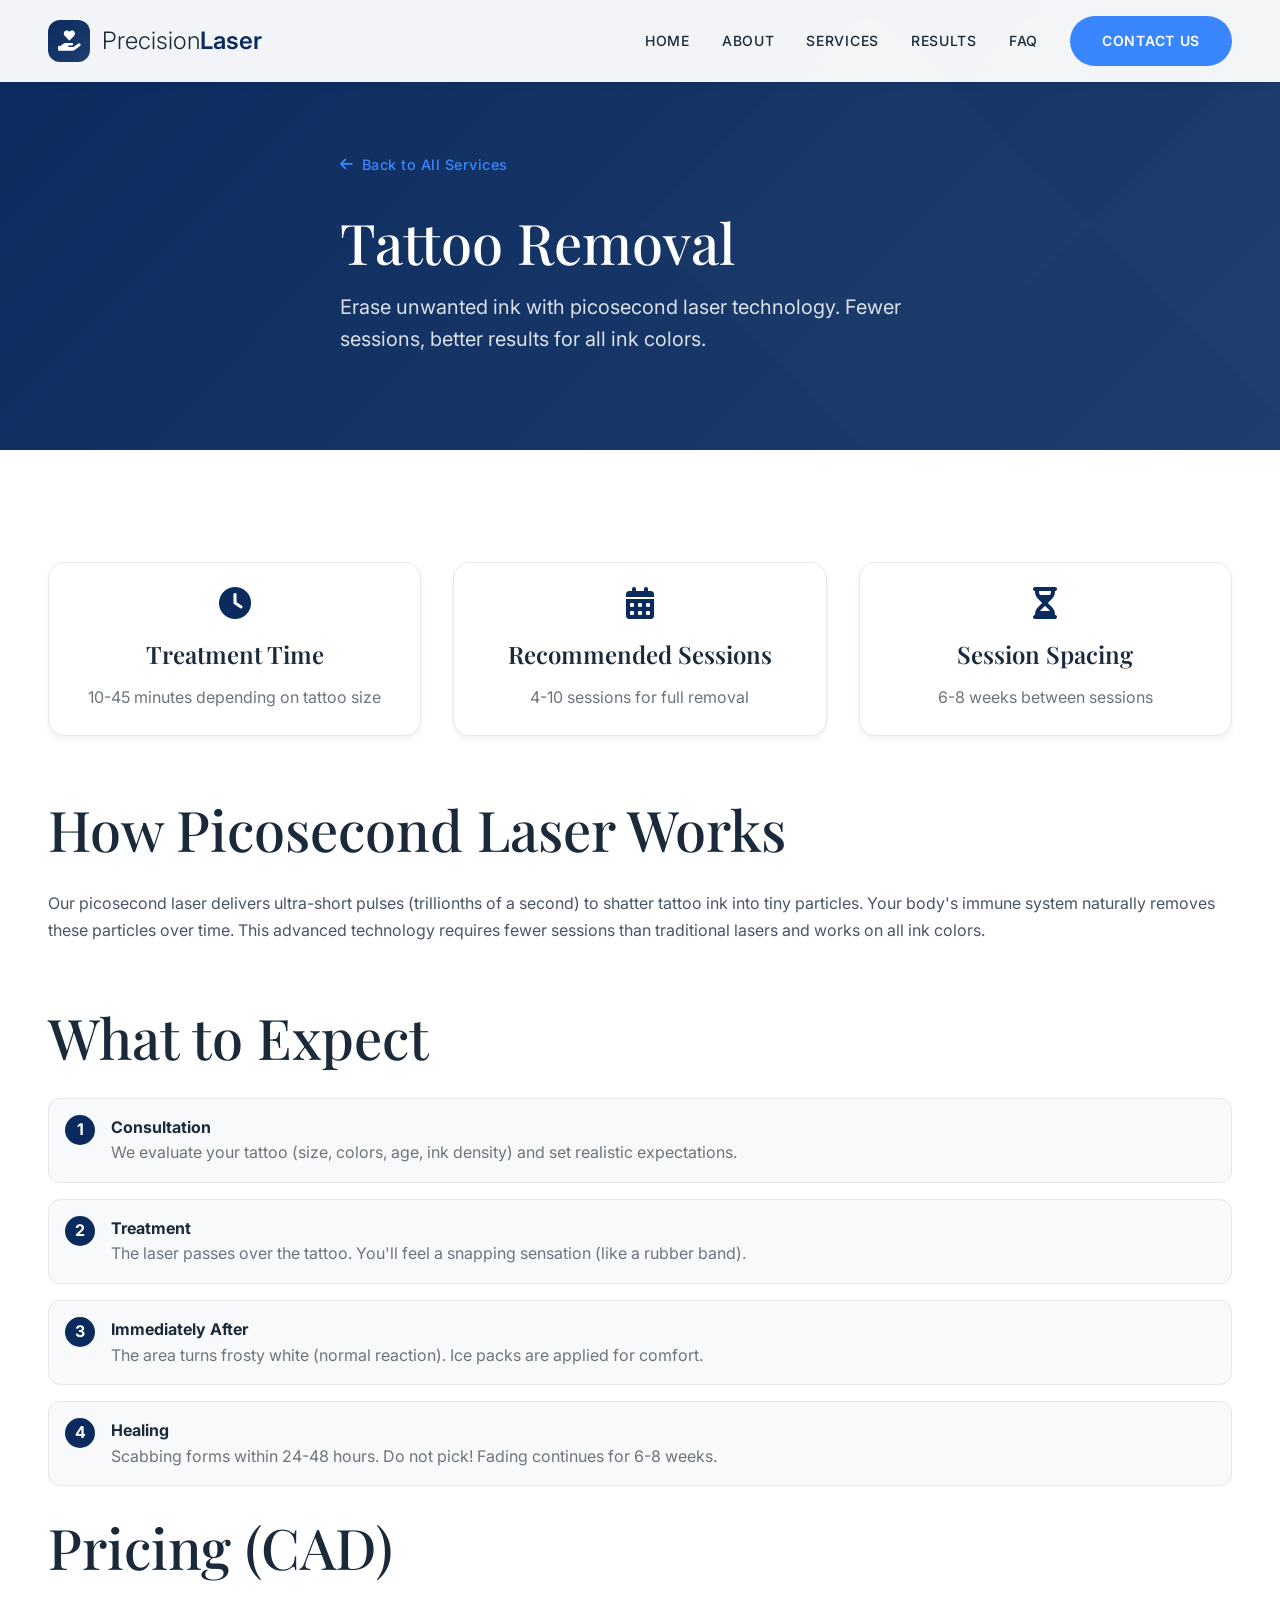
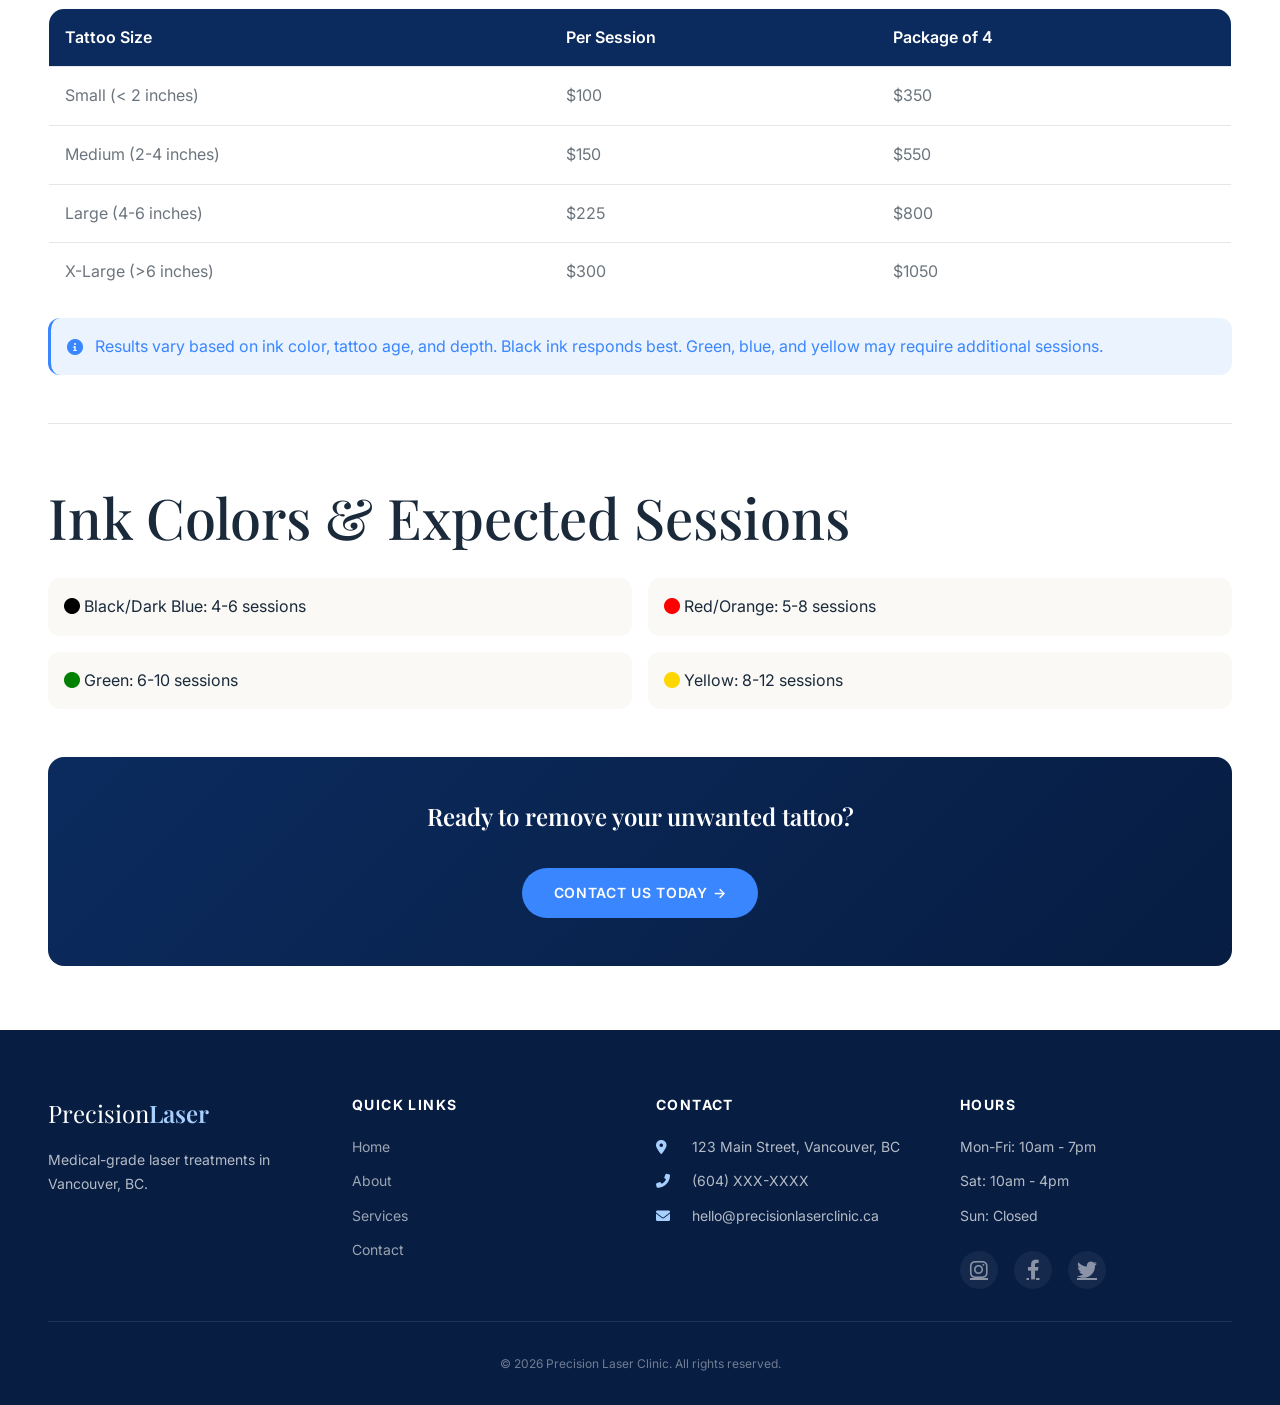
<file: tattoo-removal.html>
<!DOCTYPE html>
<html lang="en">
<head>
    <meta charset="UTF-8">
    <meta name="viewport" content="width=device-width, initial-scale=1.0">
    <title>Tattoo Removal | Precision Laser Clinic</title>
    
    <link rel="stylesheet" href="https://cdnjs.cloudflare.com/ajax/libs/font-awesome/6.0.0-beta3/css/all.min.css">
    <link href="https://fonts.googleapis.com/css2?family=Inter:wght@300;400;500;600;700&family=Playfair+Display:wght@400;500;600;700&display=swap" rel="stylesheet">
    <link rel="stylesheet" href="css/style.css">
    <link rel="stylesheet" href="css/tattoo-removal.css">
</head>
<body>

    <nav class="navbar" id="navbar">
        <div class="container">
            <div class="nav-wrapper">
                <a href="index.html" class="brand">
                    <div class="logo-placeholder"><i class="fas fa-hand-holding-heart"></i></div>
                    <span class="brand-text">Precision<span class="brand-bold">Laser</span></span>
                </a>
                <div class="nav-menu">
                    <a href="index.html#home" class="nav-link">Home</a>
                    <a href="index.html#about" class="nav-link">About</a>
                    <a href="index.html#services" class="nav-link">Services</a>
                    <a href="index.html#gallery" class="nav-link">Results</a>
                    <a href="index.html#faq" class="nav-link">FAQ</a>
                    <a href="index.html#contact" class="btn-primary nav-btn">Contact Us</a>
                </div>
                <button class="menu-btn" id="menuBtn"><i class="fas fa-bars"></i></button>
            </div>
            <div class="mobile-menu hidden" id="mobileMenu">
                <a href="index.html#home" class="mobile-link">Home</a>
                <a href="index.html#about" class="mobile-link">About</a>
                <a href="index.html#services" class="mobile-link">Services</a>
                <a href="index.html#gallery" class="mobile-link">Results</a>
                <a href="index.html#faq" class="mobile-link">FAQ</a>
                <a href="index.html#contact" class="btn-primary mobile-btn">Contact Us</a>
            </div>
        </div>
    </nav>

    <section class="service-detail-hero">
        <div class="container">
            <a href="index.html#services" class="back-btn"><i class="fas fa-arrow-left"></i> Back to All Services</a>
            <h1 style="color: white; font-size: 3.5rem; font-family: 'Playfair Display', serif; font-weight: 500; margin-bottom: 1rem;">Tattoo Removal</h1>
            <p style="color: rgba(255,255,255,0.85); font-size: 1.25rem; max-width: 600px; line-height: 1.6;">Erase unwanted ink with picosecond laser technology. Fewer sessions, better results for all ink colors.</p>
        </div>
    </section>

    <section class="service-detail-content">
        <div class="container">
            <div class="info-grid">
                <div class="info-card"><i class="fas fa-clock"></i><h3>Treatment Time</h3><p>10-45 minutes depending on tattoo size</p></div>
                <div class="info-card"><i class="fas fa-calendar-alt"></i><h3>Recommended Sessions</h3><p>4-10 sessions for full removal</p></div>
                <div class="info-card"><i class="fas fa-hourglass-half"></i><h3>Session Spacing</h3><p>6-8 weeks between sessions</p></div>
            </div>

            <h2 style="font-family: 'Playfair Display', serif; font-weight: 500;">How Picosecond Laser Works</h2>
            <p style="color: #4A5568; line-height: 1.7;">Our picosecond laser delivers ultra-short pulses (trillionths of a second) to shatter tattoo ink into tiny particles. Your body's immune system naturally removes these particles over time. This advanced technology requires fewer sessions than traditional lasers and works on all ink colors.</p>

            <h2 style="font-family: 'Playfair Display', serif; font-weight: 500; margin-top: 3rem;">What to Expect</h2>
            <ul class="procedure-steps">
                <li><span class="step-num">1</span><div><strong>Consultation</strong><br>We evaluate your tattoo (size, colors, age, ink density) and set realistic expectations.</div></li>
                <li><span class="step-num">2</span><div><strong>Treatment</strong><br>The laser passes over the tattoo. You'll feel a snapping sensation (like a rubber band).</div></li>
                <li><span class="step-num">3</span><div><strong>Immediately After</strong><br>The area turns frosty white (normal reaction). Ice packs are applied for comfort.</div></li>
                <li><span class="step-num">4</span><div><strong>Healing</strong><br>Scabbing forms within 24-48 hours. Do not pick! Fading continues for 6-8 weeks.</div></li>
            </ul>

            <h2 style="font-family: 'Playfair Display', serif; font-weight: 500;">Pricing (CAD)</h2>
            <table class="price-table">
                <thead><tr><th>Tattoo Size</th><th>Per Session</th><th>Package of 4</th></tr></thead>
                <tbody>
                    <tr><td>Small (< 2 inches)</td><td>$100</td><td>$350</td></tr>
                    <tr><td>Medium (2-4 inches)</td><td>$150</td><td>$550</td></tr>
                    <tr><td>Large (4-6 inches)</td><td>$225</td><td>$800</td></tr>
                    <tr><td>X-Large (>6 inches)</td><td>$300</td><td>$1050</td></tr>
                </tbody>
            </table>
            <div class="note-box"><i class="fas fa-info-circle"></i> Results vary based on ink color, tattoo age, and depth. Black ink responds best. Green, blue, and yellow may require additional sessions.</div>

            <hr>

            <h2 style="font-family: 'Playfair Display', serif; font-weight: 500;">Ink Colors & Expected Sessions</h2>
            <div style="display: grid; grid-template-columns: repeat(2, 1fr); gap: 1rem; margin-top: 1rem;">
                <div style="background: #FAF9F6; padding: 1rem; border-radius: 0.75rem;"><i class="fas fa-circle" style="color: black;"></i> Black/Dark Blue: 4-6 sessions</div>
                <div style="background: #FAF9F6; padding: 1rem; border-radius: 0.75rem;"><i class="fas fa-circle" style="color: red;"></i> Red/Orange: 5-8 sessions</div>
                <div style="background: #FAF9F6; padding: 1rem; border-radius: 0.75rem;"><i class="fas fa-circle" style="color: green;"></i> Green: 6-10 sessions</div>
                <div style="background: #FAF9F6; padding: 1rem; border-radius: 0.75rem;"><i class="fas fa-circle" style="color: #FFD700;"></i> Yellow: 8-12 sessions</div>
            </div>

            <div class="cta-box">
                <h3 style="color: white; margin-bottom: 1rem;">Ready to remove your unwanted tattoo?</h3>
                <a href="index.html#contact" class="btn-primary" style="margin-top: 1rem; display: inline-block;">Contact Us Today →</a>
            </div>
        </div>
    </section>

    <footer class="footer">
        <div class="container">
            <div class="footer-grid">
                <div class="footer-brand"><h3>Precision<span>Laser</span></h3><p>Medical-grade laser treatments in Vancouver, BC.</p></div>
                <div class="footer-links"><h4>Quick Links</h4><ul><li><a href="index.html#home">Home</a></li><li><a href="index.html#about">About</a></li><li><a href="index.html#services">Services</a></li><li><a href="index.html#contact">Contact</a></li></ul></div>
                <div class="footer-contact"><h4>Contact</h4><ul><li><i class="fas fa-map-marker-alt"></i> 123 Main Street, Vancouver, BC</li><li><i class="fas fa-phone-alt"></i> (604) XXX-XXXX</li><li><i class="fas fa-envelope"></i> hello@precisionlaserclinic.ca</li></ul></div>
                <div class="footer-hours"><h4>Hours</h4><ul><li>Mon-Fri: 10am - 7pm</li><li>Sat: 10am - 4pm</li><li>Sun: Closed</li></ul><div class="social-links"><a href="#"><i class="fab fa-instagram"></i></a><a href="#"><i class="fab fa-facebook-f"></i></a><a href="#"><i class="fab fa-twitter"></i></a></div></div>
            </div>
            <div class="footer-copyright"><p>&copy; 2026 Precision Laser Clinic. All rights reserved.</p></div>
        </div>
    </footer>

    <script src="js/main.js"></script>
</body>
</html>
</file>
<file: css/style.css>
/* ==================== RESET & VARIABLES ==================== */
* {
    margin: 0;
    padding: 0;
    box-sizing: border-box;
}

:root {
    --primary: #0B2B5E;
    --primary-light: #1E3E6E;
    --primary-dark: #071D42;
    --accent: #3A86FF;
    --accent-light: #6AA5FF;
    --accent-soft: #A8D0FF;
    --dark: #1A2A3A;
    --light: #FFFFFF;
    --gray-text: #6C757D;
    --white: #FFFFFF;
    --transition-fast: all 0.3s ease;
    --transition-slow: all 0.5s ease;
    --shadow-sm: 0 4px 6px rgba(0,0,0,0.05);
    --shadow-md: 0 10px 20px rgba(0,0,0,0.08);
    --shadow-lg: 0 20px 30px rgba(0,0,0,0.1);
    --shadow-xl: 0 25px 40px rgba(0,0,0,0.15);
}

html {
    scroll-behavior: smooth;
}

body {
    font-family: 'Inter', -apple-system, BlinkMacSystemFont, sans-serif;
    background-color: var(--light);
    color: var(--dark);
    line-height: 1.6;
    overflow-x: hidden;
}

.container {
    max-width: 1280px;
    margin: 0 auto;
    padding: 0 1.5rem;
}

@media (min-width: 768px) {
    .container { padding: 0 2rem;}
}
@media (min-width: 1024px) {
    .container { padding: 0 3rem; }
}

/* ==================== TYPOGRAPHY ==================== */
h1, h2, h3, .font-serif {
    font-family: 'Playfair Display', Georgia, serif;
}

h1 { font-size: 3rem; font-weight: 300; line-height: 1.2; margin-bottom: 1rem; }
h2 { font-size: 2rem; font-weight: 300; margin-bottom: 1rem; }
h3 { font-size: 1.5rem; font-weight: 600; margin-bottom: 0.75rem; }

@media (min-width: 768px) {
    h1 { font-size: 4rem; }
    h2 { font-size: 3rem; }
}
@media (min-width: 1024px) {
    h1 { font-size: 5rem; }
    h2 { font-size: 3.5rem; }
}

/* ==================== ANIMATIONS ==================== */
@keyframes fadeUp {
    0% { opacity: 0; transform: translateY(40px); }
    100% { opacity: 1; transform: translateY(0); }
}

@keyframes bounce {
    0%,100% { transform: translateX(-50%) translateY(0); }
    50% { transform: translateX(-50%) translateY(10px); }
}

@keyframes scrollPulse {
    0%,100% { opacity: 1; transform: translateY(0); }
    50% { opacity: 0.3; transform: translateY(5px); }
}

@keyframes pulseRing {
    0% { transform: scale(1); opacity: 0.5; }
    100% { transform: scale(1.5); opacity: 0; }
}

@keyframes fadeInUp {
    from { opacity: 0; transform: translateY(10px); }
    to { opacity: 1; transform: translateY(0); }
}

.animate-item {
    opacity: 0;
    animation: fadeUp 0.8s cubic-bezier(0.2, 0.9, 0.4, 1.1) forwards;
}

.delay-1 { animation-delay: 0.1s; }
.delay-2 { animation-delay: 0.2s; }
.delay-3 { animation-delay: 0.3s; }
.delay-4 { animation-delay: 0.4s; }
.delay-5 { animation-delay: 0.5s; }

.hover-lift {
    transition: var(--transition-fast);
}
.hover-lift:hover {
    transform: translateY(-8px);
}

.hover-scale {
    transition: var(--transition-slow);
}
.hover-scale:hover {
    transform: scale(1.02);
}

/* ==================== BUTTONS ==================== */
.btn-primary {
    display: inline-block;
    background-color: var(--accent);
    color: white;
    padding: 0.875rem 2rem;
    border-radius: 9999px;
    font-weight: 600;
    font-size: 0.875rem;
    text-transform: uppercase;
    letter-spacing: 0.05em;
    text-decoration: none;
    transition: var(--transition-fast);
    border: none;
    cursor: pointer;
    position: relative;
    overflow: hidden;
    z-index: 1;
}

.btn-primary::before {
    content: '';
    position: absolute;
    top: 0;
    left: -100%;
    width: 100%;
    height: 100%;
    background: rgba(255,255,255,0.3);
    transition: left 0.3s ease;
    z-index: -1;
}

.btn-primary:hover::before {
    left: 0;
}

.btn-primary:hover {
    background-color: var(--accent-light);
    transform: translateY(-3px);
    box-shadow: var(--shadow-lg);
}

.btn-outline {
    display: inline-block;
    background-color: transparent;
    color: white;
    padding: 0.875rem 2rem;
    border-radius: 9999px;
    font-weight: 600;
    font-size: 0.875rem;
    text-transform: uppercase;
    letter-spacing: 0.05em;
    text-decoration: none;
    transition: var(--transition-fast);
    border: 2px solid rgba(255,255,255,0.5);
    backdrop-filter: blur(4px);
}

.btn-outline:hover {
    background-color: white;
    color: var(--primary);
    border-color: white;
    transform: translateY(-3px);
    box-shadow: var(--shadow-md);
}

/* ==================== NAVBAR ==================== */
.navbar {
    position: fixed;
    top: 0;
    left: 0;
    width: 100%;
    z-index: 1000;
    background-color: rgba(255,255,255,0.95);
    backdrop-filter: blur(8px);
    padding: 1rem 0;
    transition: var(--transition-fast);
    box-shadow: var(--shadow-sm);
}

.navbar-scrolled {
    padding: 0.5rem 0;
    background-color: white;
    box-shadow: var(--shadow-md);
}

.nav-wrapper {
    display: flex;
    justify-content: space-between;
    align-items: center;
    gap: 2rem;
}

.brand {
    display: flex;
    align-items: center;
    gap: 0.75rem;
    text-decoration: none;
}

.logo-placeholder {
    width: 42px;
    height: 42px;
    background: linear-gradient(135deg, var(--primary), var(--primary-light));
    border-radius: 12px;
    display: flex;
    align-items: center;
    justify-content: center;
    color: white;
    font-size: 1.25rem;
    transition: var(--transition-fast);
}

.brand:hover .logo-placeholder {
    transform: rotate(5deg) scale(1.05);
}

.brand-text {
    font-size: 1.5rem;
    font-weight: 300;
    color: var(--dark);
    text-decoration: none;
}

.brand-bold {
    font-weight: 600;
    color: var(--primary);
}

.nav-menu {
    display: none;
    align-items: center;
    gap: 2rem;
}

@media (min-width: 992px) {
    .nav-menu { display: flex; }
}

.nav-link {
    color: var(--dark);
    text-decoration: none;
    font-size: 0.875rem;
    text-transform: uppercase;
    letter-spacing: 0.05em;
    font-weight: 500;
    transition: var(--transition-fast);
    position: relative;
}

.nav-link::after {
    content: '';
    position: absolute;
    bottom: -5px;
    left: 0;
    width: 0;
    height: 2px;
    background: var(--primary);
    transition: width 0.3s ease;
}

.nav-link:hover::after {
    width: 100%;
}

.nav-link:hover {
    color: var(--primary);
}

.menu-btn {
    display: block;
    background: none;
    border: none;
    font-size: 1.5rem;
    cursor: pointer;
    color: var(--dark);
    transition: var(--transition-fast);
}

.menu-btn:hover {
    color: var(--primary);
    transform: scale(1.1);
}

@media (min-width: 992px) {
    .menu-btn { display: none; }
}

.mobile-menu {
    margin-top: 1rem;
    padding-top: 1rem;
    border-top: 1px solid #e5e7eb;
    display: flex;
    flex-direction: column;
    gap: 1rem;
}

.mobile-menu.hidden { display: none; }

.mobile-link {
    color: var(--dark);
    text-decoration: none;
    padding: 0.5rem 0;
    font-size: 1rem;
    transition: var(--transition-fast);
}

.mobile-link:hover {
    color: var(--primary);
    padding-left: 0.5rem;
}

/* ==================== HERO SECTION ==================== */
.hero {
    min-height: 100vh;
    display: flex;
    align-items: center;
    position: relative;
    background-size: cover;
    background-position: center;
    background-repeat: no-repeat;
    padding-top: 5rem;
    background-attachment: fixed;
}

.hero::before {
    content: '';
    position: absolute;
    top: 0;
    left: 0;
    right: 0;
    bottom: 0;
    background: linear-gradient(135deg, rgba(11,43,94,0.75) 0%, rgba(7,29,66,0.5) 100%);
    z-index: 1;
}

.hero .container {
    position: relative;
    z-index: 2;
}

.hero-content {
    max-width: 800px;
}

.hero-tag {
    color: var(--accent-soft);
    font-size: 0.875rem;
    text-transform: uppercase;
    letter-spacing: 0.1em;
    margin-bottom: 1rem;
    font-weight: 600;
}

.hero-title {
    color: white;
}

.hero-title .italic {
    font-style: italic;
}

.hero-text {
    color: rgba(255,255,255,0.85);
    font-size: 1.125rem;
    margin-bottom: 2rem;
    max-width: 600px;
}

.hero-buttons {
    display: flex;
    flex-wrap: wrap;
    gap: 1rem;
}

.scroll-indicator {
    position: absolute;
    bottom: 2rem;
    left: 50%;
    transform: translateX(-50%);
    animation: bounce 2s infinite;
    z-index: 2;
}


/* ==================== TRUST SECTION ==================== */
.trust-section {
    padding: 3rem 0;
    background: white;
    border-bottom: 1px solid #f0f0f0;
}

.trust-grid {
    display: grid;
    grid-template-columns: repeat(2, 1fr);
    gap: 2rem;
    text-align: center;
}

@media (min-width: 768px) {
    .trust-grid { grid-template-columns: repeat(4, 1fr); }
}

.trust-item {
    transition: var(--transition-fast);
    padding: 1rem;
    border-radius: 1rem;
    opacity: 0;
    transform: translateY(40px);
    transition: opacity 0.7s cubic-bezier(0.2, 0.9, 0.4, 1.1), transform 0.7s cubic-bezier(0.2, 0.9, 0.4, 1.1);
}

.trust-item.visible {
    opacity: 1;
    transform: translateY(0);
}

.trust-icon {
    font-size: 2.2rem;
    color: var(--primary);
    margin-bottom: 0.75rem;
    transition: var(--transition-fast);
}

.trust-item:hover .trust-icon {
    transform: scale(1.1);
    color: var(--accent);
}

.trust-number {
    font-weight: 700;
    font-size: 1.5rem;
    color: var(--dark);
    margin: 0;
}

.trust-label {
    font-size: 0.875rem;
    color: var(--gray-text);
}

/* ==================== SERVICES SECTION ==================== */
.services-section {
    padding: 6rem 0;
    background-color: var(--light);
}

.section-header {
    text-align: center;
    max-width: 600px;
    margin: 0 auto 4rem auto;
}

.section-tag {
    color: var(--primary);
    font-size: 0.875rem;
    text-transform: uppercase;
    letter-spacing: 0.1em;
    font-weight: 600;
}

.section-title {
    color: var(--dark);
}

.section-divider {
    width: 80px;
    height: 3px;
    background: linear-gradient(90deg, var(--accent), var(--accent-light));
    margin: 1rem auto;
    border-radius: 3px;
}

.section-subtitle {
    color: var(--gray-text);
}

.services-grid {
    display: grid;
    grid-template-columns: 1fr;
    gap: 2rem;
}

@media (min-width: 768px) {
    .services-grid { grid-template-columns: repeat(3, 1fr); }
}

.service-card {
    background: white;
    border-radius: 1.5rem;
    overflow: hidden;
    transition: var(--transition-slow);
    box-shadow: var(--shadow-sm);
    cursor: pointer;
    opacity: 0;
    transform: translateY(40px);
    transition: opacity 0.7s cubic-bezier(0.2, 0.9, 0.4, 1.1), transform 0.7s cubic-bezier(0.2, 0.9, 0.4, 1.1), box-shadow 0.3s ease;
}

.service-card.visible {
    opacity: 1;
    transform: translateY(0);
}

.service-card:hover {
    transform: translateY(-12px);
    box-shadow: var(--shadow-xl);
}

.service-img-wrapper {
    position: relative;
    overflow: hidden;
    height: 280px;
}

.service-img-wrapper img {
    width: 100%;
    height: 100%;
    object-fit: cover;
    transition: transform 0.7s ease;
}

.service-card:hover .service-img-wrapper img {
    transform: scale(1.1);
}

.service-overlay {
    position: absolute;
    inset: 0;
    background: rgba(11,43,94,0.4);
    opacity: 0;
    transition: opacity 0.3s ease;
}

.service-card:hover .service-overlay {
    opacity: 1;
}

.service-content {
    padding: 1.75rem;
}

.service-tags {
    display: flex;
    flex-wrap: wrap;
    gap: 0.5rem;
    margin: 1rem 0;
}

.service-tags span {
    font-size: 0.7rem;
    background: rgba(11,43,94,0.1);
    color: var(--primary);
    padding: 0.3rem 0.8rem;
    border-radius: 9999px;
    transition: var(--transition-fast);
}

.service-tags span:hover {
    background: var(--primary);
    color: white;
}

.service-link {
    color: var(--primary);
    text-decoration: none;
    font-weight: 600;
    transition: var(--transition-fast);
    display: inline-flex;
    align-items: center;
    gap: 0.5rem;
}

.service-link i {
    transition: transform 0.3s ease;
}

.service-link:hover {
    gap: 0.75rem;
    color: var(--accent);
}

.service-link:hover i {
    transform: translateX(5px);
}

/* ==================== ABOUT SECTION ==================== */
.about-section {
    padding: 6rem 0;
    background: white;
}

.about-grid {
    display: grid;
    grid-template-columns: 1fr;
    gap: 3rem;
    align-items: center;
}

@media (min-width: 768px) {
    .about-grid { grid-template-columns: 1fr 1fr; }
}

.about-image {
    border-radius: 1.5rem;
    overflow: hidden;
    box-shadow: var(--shadow-lg);
    transition: var(--transition-slow);
}

.about-image img {
    width: 100%;
    height: auto;
    display: block;
}

.about-tag {
    color: var(--primary);
    font-size: 0.875rem;
    text-transform: uppercase;
    letter-spacing: 0.1em;
    font-weight: 600;
}

.about-title {
    color: var(--dark);
}

.about-divider {
    width: 64px;
    height: 3px;
    background: linear-gradient(90deg, var(--accent), var(--accent-light));
    margin: 1rem 0;
    border-radius: 3px;
}

.about-text {
    font-size: 1.125rem;
    color: var(--gray-text);
    margin-bottom: 2rem;
}

.about-list {
    margin: 2rem 0;
}

.about-list-item {
    display: flex;
    align-items: center;
    gap: 0.75rem;
    margin-bottom: 1rem;
    padding: 0.5rem;
    border-radius: 0.75rem;
    transition: var(--transition-fast);
}

.about-list-item:hover {
    background: var(--light);
    transform: translateX(8px);
}

.about-dot {
    width: 10px;
    height: 10px;
    background: linear-gradient(135deg, var(--primary), var(--accent));
    border-radius: 9999px;
}

/* ==================== PRICING SECTION ==================== */
.pricing-section {
    padding: 6rem 0;
    background: linear-gradient(135deg, var(--primary) 0%, var(--primary-dark) 100%);
    color: white;
    background-attachment: fixed;
}

.pricing-section .section-tag {
    color: var(--accent-soft);
}

.pricing-section .section-title,
.pricing-section .section-subtitle {
    color: white;
}

.pricing-section .section-divider {
    background: linear-gradient(90deg, var(--accent), var(--accent-light));
}

.pricing-grid {
    display: grid;
    grid-template-columns: 1fr;
    gap: 2rem;
    margin-top: 3rem;
}

@media (min-width: 768px) {
    .pricing-grid {
        grid-template-columns: repeat(3, 1fr);
    }
}

.pricing-card {
    background: rgba(255,255,255,0.1);
    backdrop-filter: blur(10px);
    border-radius: 1.5rem;
    padding: 2rem;
    transition: var(--transition-fast);
    border: 1px solid rgba(255,255,255,0.2);
    opacity: 0;
    transform: translateY(40px);
    transition: opacity 0.7s cubic-bezier(0.2, 0.9, 0.4, 1.1), transform 0.7s cubic-bezier(0.2, 0.9, 0.4, 1.1);
}

.pricing-card.visible {
    opacity: 1;
    transform: translateY(0);
}

.pricing-card:hover {
    transform: translateY(-8px);
    background: rgba(255,255,255,0.15);
}

.pricing-card h3 {
    color: var(--accent-soft);
    text-align: center;
    margin-bottom: 1.5rem;
    font-family: 'Playfair Display', serif;
}

.pricing-item {
    display: flex;
    justify-content: space-between;
    padding: 0.75rem 0;
    border-bottom: 1px solid rgba(255,255,255,0.1);
    color: white;
}

.pricing-note {
    text-align: center;
    font-size: 0.75rem;
    margin-top: 1rem;
    color: rgba(255,255,255,0.7);
}

/* ==================== GALLERY SECTION ==================== */
.gallery-section {
    padding: 6rem 0;
    background-color: var(--light);
}

.gallery-grid {
    display: grid;
    grid-template-columns: 1fr;
    gap: 1.5rem;
}

@media (min-width: 768px) {
    .gallery-grid { grid-template-columns: repeat(3, 1fr); }
}

.gallery-item {
    position: relative;
    border-radius: 1.5rem;
    overflow: hidden;
    cursor: pointer;
    aspect-ratio: 4 / 5;
    opacity: 0;
    transform: translateY(40px);
    transition: opacity 0.7s cubic-bezier(0.2, 0.9, 0.4, 1.1), transform 0.7s cubic-bezier(0.2, 0.9, 0.4, 1.1);
}

.gallery-item.visible {
    opacity: 1;
    transform: translateY(0);
}

.gallery-item img {
    width: 100%;
    height: 100%;
    object-fit: cover;
    transition: transform 0.7s ease;
}

.gallery-item:hover img {
    transform: scale(1.1);
}

.gallery-overlay {
    position: absolute;
    inset: 0;
    background: linear-gradient(to top, rgba(11,43,94,0.85) 0%, rgba(0,0,0,0.2) 100%);
    display: flex;
    flex-direction: column;
    justify-content: flex-end;
    padding: 2rem;
    opacity: 0;
    transition: opacity 0.4s ease;
}

.gallery-item:hover .gallery-overlay {
    opacity: 1;
}

.gallery-title {
    color: white;
    font-weight: 700;
    font-size: 1.25rem;
    margin: 0;
    transform: translateY(20px);
    transition: transform 0.4s ease;
}

.gallery-session {
    color: rgba(255,255,255,0.8);
    font-size: 0.875rem;
    transform: translateY(20px);
    transition: transform 0.4s ease 0.1s;
}

.gallery-item:hover .gallery-title,
.gallery-item:hover .gallery-session {
    transform: translateY(0);
}

/* ==================== FAQ SECTION ==================== */
.faq-section {
    padding: 6rem 0;
    background: white;
}

.faq-grid {
    max-width: 800px;
    margin: 0 auto;
}

.faq-item {
    margin-bottom: 1rem;
    border: 1px solid #e5e7eb;
    border-radius: 1rem;
    overflow: hidden;
    transition: var(--transition-fast);
    opacity: 0;
    transform: translateY(40px);
    transition: opacity 0.7s cubic-bezier(0.2, 0.9, 0.4, 1.1), transform 0.7s cubic-bezier(0.2, 0.9, 0.4, 1.1);
}

.faq-item.visible {
    opacity: 1;
    transform: translateY(0);
}

.faq-item:hover {
    border-color: var(--accent);
    box-shadow: var(--shadow-sm);
}

.faq-question {
    display: flex;
    justify-content: space-between;
    align-items: center;
    padding: 1.25rem 1.5rem;
    background: var(--light);
    cursor: pointer;
    font-weight: 600;
    color: var(--dark);
}

.faq-question i {
    transition: transform 0.3s ease;
    color: var(--primary);
}

.faq-question.active i {
    transform: rotate(180deg);
}

.faq-answer {
    max-height: 0;
    overflow: hidden;
    transition: max-height 0.3s ease;
    padding: 0 1.5rem;
    color: var(--gray-text);
    line-height: 1.6;
}

.faq-answer.show {
    max-height: 300px;
    padding: 0 1.5rem 1.25rem 1.5rem;
}

/* ==================== CONTACT SECTION ==================== */
.contact-section {
    padding: 6rem 0;
    background: var(--light);
}

.contact-grid {
    display: grid;
    grid-template-columns: 1fr;
    gap: 3rem;
}

@media (min-width: 768px) {
    .contact-grid {
        grid-template-columns: 1fr 1fr;
    }
}

.contact-info {
    display: grid;
    grid-template-columns: 1fr;
    gap: 1.5rem;
}

@media (min-width: 768px) {
    .contact-info {
        grid-template-columns: repeat(2, 1fr);
    }
}

.contact-card {
    background: white;
    padding: 1.5rem;
    border-radius: 1rem;
    text-align: center;
    transition: var(--transition-fast);
    box-shadow: var(--shadow-sm);
    opacity: 0;
    transform: translateY(40px);
    transition: opacity 0.7s cubic-bezier(0.2, 0.9, 0.4, 1.1), transform 0.7s cubic-bezier(0.2, 0.9, 0.4, 1.1);
}

.contact-card.visible {
    opacity: 1;
    transform: translateY(0);
}

.contact-card:hover {
    transform: translateY(-5px);
    box-shadow: var(--shadow-lg);
}

.contact-card i {
    font-size: 2rem;
    color: var(--primary);
    margin-bottom: 1rem;
    transition: var(--transition-fast);
}

.contact-card:hover i {
    transform: scale(1.1);
    color: var(--accent);
}

.contact-card h3 {
    font-size: 1.25rem;
    margin-bottom: 0.5rem;
}

.contact-card p {
    color: var(--gray-text);
}

.contact-map iframe {
    width: 100%;
    height: 400px;
    border-radius: 1rem;
    box-shadow: var(--shadow-lg);
}

/* ==================== FOOTER ==================== */
.footer {
    background-color: var(--primary-dark);
    color: rgba(255,255,255,0.7);
    padding: 4rem 0 2rem;
}

.footer-grid {
    display: grid;
    grid-template-columns: 1fr;
    gap: 2rem;
    padding-bottom: 2rem;
    border-bottom: 1px solid rgba(255,255,255,0.1);
}

@media (min-width: 768px) {
    .footer-grid { grid-template-columns: repeat(4, 1fr);}
}

.footer-brand h3 {
    color: white;
    font-size: 1.5rem;
    font-weight: 300;
}

.footer-brand h3 span {
    font-weight: 600;
    color: var(--accent-soft);
}

.footer-brand p {
    font-size: 0.875rem;
    margin-top: 1rem;
    line-height: 1.7;
}

.footer-links h4,
.footer-contact h4,
.footer-hours h4 {
    color: white;
    font-size: 0.875rem;
    text-transform: uppercase;
    letter-spacing: 0.1em;
    margin-bottom: 1.25rem;
}

.footer-links ul,
.footer-contact ul,
.footer-hours ul {
    list-style: none;
    padding: 0;
}

.footer-links li,
.footer-contact li,
.footer-hours li {
    margin-bottom: 0.75rem;
    font-size: 0.875rem;
}

.footer-links a {
    color: rgba(255,255,255,0.6);
    text-decoration: none;
    transition: var(--transition-fast);
}

.footer-links a:hover {
    color: var(--accent-soft);
    padding-left: 5px;
}

.footer-contact i {
    width: 24px;
    margin-right: 0.5rem;
    color: var(--accent-soft);
}

.social-links {
    display: flex;
    gap: 1rem;
    margin-top: 1.5rem;
}

.social-links a {
    color: rgba(255,255,255,0.5);
    font-size: 1.25rem;
    transition: var(--transition-fast);
    width: 38px;
    height: 38px;
    display: flex;
    align-items: center;
    justify-content: center;
    border-radius: 50%;
    background: rgba(255,255,255,0.05);
}

.social-links a:hover {
    color: white;
    background: var(--accent);
    transform: translateY(-3px);
}

.footer-copyright {
    text-align: center;
    padding-top: 2rem;
    font-size: 0.75rem;
    opacity: 0.6;
}

/* ==================== CHATBOT STYLES ==================== */
.chatbot-container {
    position: fixed;
    bottom: 30px;
    right: 30px;
    z-index: 1000;
    font-family: 'Inter', sans-serif;
}

.chatbot-button {
    width: 60px;
    height: 60px;
    background: linear-gradient(135deg, var(--primary), var(--primary-light));
    border-radius: 50%;
    display: flex;
    align-items: center;
    justify-content: center;
    cursor: pointer;
    box-shadow: 0 10px 25px rgba(0,0,0,0.2);
    transition: all 0.3s ease;
    position: relative;
}

.chatbot-button:hover {
    transform: scale(1.1);
    box-shadow: 0 15px 35px rgba(0,0,0,0.25);
}

.chatbot-button i {
    font-size: 28px;
    color: white;
}

.chatbot-pulse {
    position: absolute;
    width: 100%;
    height: 100%;
    background: rgba(11,43,94,0.4);
    border-radius: 50%;
    animation: pulseRing 1.5s infinite;
}

.chatbot-window {
    position: absolute;
    bottom: 80px;
    right: 0;
    width: 380px;
    height: 520px;
    background: white;
    border-radius: 20px;
    box-shadow: 0 20px 40px rgba(0,0,0,0.15);
    display: flex;
    flex-direction: column;
    overflow: hidden;
    transition: all 0.3s ease;
    border: 1px solid #e5e7eb;
}

.chatbot-window.hidden {
    display: none;
}

.chatbot-header {
    background: linear-gradient(135deg, var(--primary), var(--primary-light));
    padding: 15px 20px;
    display: flex;
    justify-content: space-between;
    align-items: center;
    color: white;
}

.chatbot-header-info {
    display: flex;
    align-items: center;
    gap: 12px;
}

.chatbot-avatar {
    width: 45px;
    height: 45px;
    background: rgba(255,255,255,0.2);
    border-radius: 50%;
    display: flex;
    align-items: center;
    justify-content: center;
    font-size: 22px;
}

.chatbot-header-info h4 {
    font-size: 16px;
    font-weight: 600;
    margin: 0;
    color: white;
}

.chatbot-header-info p {
    font-size: 12px;
    margin: 0;
    opacity: 0.8;
    color: white;
}

.chatbot-close {
    background: none;
    border: none;
    color: white;
    font-size: 20px;
    cursor: pointer;
    transition: all 0.3s ease;
    width: 30px;
    height: 30px;
    border-radius: 50%;
    display: flex;
    align-items: center;
    justify-content: center;
}

.chatbot-close:hover {
    background: rgba(255,255,255,0.2);
    transform: scale(1.1);
}

.chatbot-messages {
    flex: 1;
    padding: 20px;
    overflow-y: auto;
    display: flex;
    flex-direction: column;
    gap: 15px;
    background-color: #FFFFFF;
}

.message {
    display: flex;
    gap: 10px;
    animation: fadeInUp 0.3s ease;
}

.message.user {
    justify-content: flex-end;
}

.message.user .message-content {
    background: linear-gradient(135deg, var(--primary), var(--primary-light));
    color: white;
    border-radius: 18px 18px 4px 18px;
}

.message.bot .message-content {
    background: #F8F9FA;
    color: var(--dark);
    border-radius: 18px 18px 18px 4px;
    border: 1px solid #e5e7eb;
}

.message-content {
    max-width: 80%;
    padding: 12px 16px;
    font-size: 14px;
    line-height: 1.5;
    box-shadow: 0 2px 5px rgba(0,0,0,0.05);
}

.message-content ul {
    margin: 8px 0 0 0;
    padding-left: 20px;
}

.message-content li {
    margin: 4px 0;
}

.chatbot-input-area {
    padding: 15px 20px;
    background: white;
    border-top: 1px solid #e5e7eb;
    display: flex;
    gap: 10px;
}

.chatbot-input-area input {
    flex: 1;
    padding: 12px 15px;
    border: 1px solid #e5e7eb;
    border-radius: 25px;
    font-size: 14px;
    outline: none;
    transition: all 0.3s ease;
    background: #F8F9FA;
    color: var(--dark);
}

.chatbot-input-area input:focus {
    border-color: var(--primary);
    box-shadow: 0 0 0 3px rgba(11,43,94,0.1);
}

.chatbot-input-area button {
    width: 45px;
    height: 45px;
    background: linear-gradient(135deg, var(--primary), var(--primary-light));
    border: none;
    border-radius: 50%;
    color: white;
    cursor: pointer;
    transition: all 0.3s ease;
    display: flex;
    align-items: center;
    justify-content: center;
}

.chatbot-input-area button:hover {
    transform: scale(1.05);
    box-shadow: 0 5px 15px rgba(11,43,94,0.3);
}

.chatbot-footer {
    padding: 10px;
    text-align: center;
    font-size: 10px;
    color: var(--gray-text);
    background: white;
    border-top: 1px solid #e5e7eb;
}

.chatbot-footer p {
    margin: 0;
}

.typing-indicator {
    display: flex;
    gap: 5px;
    padding: 10px 15px;
}

.typing-indicator span {
    width: 8px;
    height: 8px;
    background: var(--primary);
    border-radius: 50%;
    animation: typing 1.4s infinite;
}

.typing-indicator span:nth-child(2) {
    animation-delay: 0.2s;
}

.typing-indicator span:nth-child(3) {
    animation-delay: 0.4s;
}

@keyframes typing {
    0%, 60%, 100% {
        transform: translateY(0);
        opacity: 0.4;
    }
    30% {
        transform: translateY(-10px);
        opacity: 1;
    }
}

/* ==================== SCROLL REVEAL ==================== */
.service-card, .pricing-card, .gallery-item, .faq-item, .contact-card, .trust-item {
    opacity: 0;
    transform: translateY(40px);
    transition: opacity 0.7s cubic-bezier(0.2, 0.9, 0.4, 1.1), transform 0.7s cubic-bezier(0.2, 0.9, 0.4, 1.1);
}

.service-card.visible, .pricing-card.visible, .gallery-item.visible, 
.faq-item.visible, .contact-card.visible, .trust-item.visible {
    opacity: 1;
    transform: translateY(0);
}

.service-card:nth-child(1) { transition-delay: 0s; }
.service-card:nth-child(2) { transition-delay: 0.1s; }
.service-card:nth-child(3) { transition-delay: 0.2s; }
.pricing-card:nth-child(1) { transition-delay: 0s; }
.pricing-card:nth-child(2) { transition-delay: 0.1s; }
.pricing-card:nth-child(3) { transition-delay: 0.2s; }
.gallery-item:nth-child(1) { transition-delay: 0s; }
.gallery-item:nth-child(2) { transition-delay: 0.1s; }
.gallery-item:nth-child(3) { transition-delay: 0.2s; }

/* ==================== RESPONSIVE ==================== */
@media (max-width: 768px) {
    .services-grid, .gallery-grid, .pricing-grid {
        gap: 1.5rem;
    }
    .service-img-wrapper {
        height: 220px;
    }
    .hero-buttons {
        flex-direction: column;
    }
    .hero-buttons .btn-primary,
    .hero-buttons .btn-outline {
        text-align: center;
    }
    .contact-map iframe {
        height: 300px;
    }
    .chatbot-window {
        width: calc(100vw - 40px);
        right: -10px;
        height: 500px;
    }
    .chatbot-container {
        bottom: 20px;
        right: 20px;
    }
    .hero {
        background-attachment: scroll;
    }
    .pricing-section {
        background-attachment: scroll;
    }
}
</file>
<file: css/laser-hair-removal.css>
.service-detail-hero {
        min-height: 50vh;
        background: linear-gradient(135deg, #0B2B5E 0%, #1E3E6E 100%);
        display: flex;
        align-items: center;
        padding-top: 100px;
        padding-bottom: 50px;
        position: relative;
        overflow: hidden;
    }
    .service-detail-hero::before {
        content: '';
        position: absolute;
        top: 0;
        right: 0;
        width: 50%;
        height: 100%;
        background: url('data:image/svg+xml,<svg xmlns="http://www.w3.org/2000/svg" viewBox="0 0 200 200"><path fill="rgba(255,255,255,0.03)" d="M100 0L200 100L100 200L0 100Z"/></svg>') repeat;
        opacity: 0.3;
    }
    .service-detail-content {
        padding: 4rem 0;
    }
    .info-grid {
        display: grid;
        grid-template-columns: 1fr;
        gap: 2rem;
        margin: 3rem 0;
    }
    @media (min-width: 768px) {
        .info-grid {
            grid-template-columns: repeat(3, 1fr);
        }
    }
    .info-card {
        background-color: white;
        padding: 1.5rem;
        border-radius: 1rem;
        border: 1px solid #e5e7eb;
        text-align: center;
        transition: all 0.3s ease;
        box-shadow: 0 4px 6px rgba(0,0,0,0.05);
    }
    .info-card:hover {
        transform: translateY(-5px);
        border-color: #3A86FF;
        box-shadow: 0 20px 25px -12px rgba(0,0,0,0.15);
    }
    .info-card i {
        font-size: 2rem;
        color: #0B2B5E;
        margin-bottom: 1rem;
    }
    .info-card h3 {
        color: #1A2A3A;
    }
    .info-card p {
        color: #6C757D;
    }
    .back-btn {
        display: inline-flex;
        align-items: center;
        gap: 0.5rem;
        background: transparent;
        color: #3A86FF;
        padding: 0.5rem 0;
        border: none;
        text-decoration: none;
        transition: all 0.3s ease;
        font-size: 0.9rem;
        font-weight: 500;
        letter-spacing: 0.5px;
        margin-bottom: 1.5rem;
    }
    .back-btn i {
        transition: transform 0.3s ease;
    }
    .back-btn:hover {
        color: #A8D0FF;
        transform: translateX(-8px);
    }
    .back-btn:hover i {
        transform: translateX(-5px);
    }
    .procedure-steps {
        list-style: none;
        padding: 0;
    }
    .procedure-steps li {
        display: flex;
        gap: 1rem;
        margin-bottom: 1rem;
        padding: 1rem;
        background-color: #F8F9FA;
        border: 1px solid #e5e7eb;
        border-radius: 0.75rem;
        transition: all 0.3s ease;
    }
    .procedure-steps li:hover {
        transform: translateX(8px);
        background-color: white;
        border-color: #3A86FF;
    }
    .procedure-steps li .step-num {
        width: 30px;
        height: 30px;
        background: #0B2B5E;
        color: white;
        border-radius: 50%;
        display: flex;
        align-items: center;
        justify-content: center;
        font-weight: bold;
    }
    .procedure-steps li strong {
        color: #1A2A3A;
    }
    .procedure-steps li div {
        color: #6C757D;
    }
    .price-table {
        width: 100%;
        border-collapse: collapse;
        background-color: white;
        border-radius: 1rem;
        overflow: hidden;
        border: 1px solid #e5e7eb;
    }
    .price-table th, .price-table td {
        padding: 1rem;
        text-align: left;
        border-bottom: 1px solid #e5e7eb;
    }
    .price-table th {
        background: #0B2B5E;
        color: white;
        font-weight: 600;
    }
    .price-table td {
        color: #6C757D;
    }
    .price-table tr:hover td {
        background-color: #F8F9FA;
        color: #1A2A3A;
    }
    .note-box {
        background-color: rgba(58,134,255,0.1);
        padding: 1rem;
        border-radius: 0.75rem;
        margin-top: 1rem;
        color: #3A86FF;
        border-left: 3px solid #3A86FF;
        display: flex;
        align-items: center;
        gap: 0.75rem;
    }
    hr {
        margin: 3rem 0;
        border: none;
        border-top: 1px solid #e5e7eb;
    }
    .cta-box {
        text-align: center;
        margin-top: 3rem;
        padding: 2.5rem;
        background: linear-gradient(135deg, #0B2B5E 0%, #071D42 100%);
        border-radius: 1rem;
        transition: all 0.3s ease;
    }
    .cta-box:hover {
        transform: scale(1.02);
        box-shadow: 0 20px 30px -15px rgba(0,0,0,0.2);
    }
    .cta-box h3 {
        color: white;
    }
    .cta-box .btn-primary {
        background-color: #3A86FF;
        color: white;
    }
    .cta-box .btn-primary:hover {
        background-color: #6AA5FF;
        color: white;
    }
</file>
<file: css/skin-rejuvenation.css>
.service-detail-hero {
        min-height: 50vh;
        background: linear-gradient(135deg, #0B2B5E 0%, #1E3E6E 100%);
        display: flex;
        align-items: center;
        padding-top: 100px;
        padding-bottom: 50px;
        position: relative;
        overflow: hidden;
    }
    .service-detail-hero::before {
        content: '';
        position: absolute;
        top: 0;
        right: 0;
        width: 50%;
        height: 100%;
        background: url('data:image/svg+xml,<svg xmlns="http://www.w3.org/2000/svg" viewBox="0 0 200 200"><path fill="rgba(255,255,255,0.03)" d="M100 0L200 100L100 200L0 100Z"/></svg>') repeat;
        opacity: 0.3;
    }
    .service-detail-content {
        padding: 4rem 0;
    }
    .info-grid {
        display: grid;
        grid-template-columns: 1fr;
        gap: 2rem;
        margin: 3rem 0;
    }
    @media (min-width: 768px) {
        .info-grid {
            grid-template-columns: repeat(3, 1fr);
        }
    }
    .info-card {
        background-color: white;
        padding: 1.5rem;
        border-radius: 1rem;
        border: 1px solid #e5e7eb;
        text-align: center;
        transition: all 0.3s ease;
        box-shadow: 0 4px 6px rgba(0,0,0,0.05);
    }
    .info-card:hover {
        transform: translateY(-5px);
        border-color: #3A86FF;
        box-shadow: 0 20px 25px -12px rgba(0,0,0,0.15);
    }
    .info-card i {
        font-size: 2rem;
        color: #0B2B5E;
        margin-bottom: 1rem;
    }
    .info-card h3 {
        color: #1A2A3A;
    }
    .info-card p {
        color: #6C757D;
    }
    .back-btn {
        display: inline-flex;
        align-items: center;
        gap: 0.5rem;
        background: transparent;
        color: #3A86FF;
        padding: 0.5rem 0;
        border: none;
        text-decoration: none;
        transition: all 0.3s ease;
        font-size: 0.9rem;
        font-weight: 500;
        letter-spacing: 0.5px;
        margin-bottom: 1.5rem;
    }
    .back-btn i {
        transition: transform 0.3s ease;
    }
    .back-btn:hover {
        color: #A8D0FF;
        transform: translateX(-8px);
    }
    .back-btn:hover i {
        transform: translateX(-5px);
    }
    .procedure-steps {
        list-style: none;
        padding: 0;
    }
    .procedure-steps li {
        display: flex;
        gap: 1rem;
        margin-bottom: 1rem;
        padding: 1rem;
        background-color: #F8F9FA;
        border: 1px solid #e5e7eb;
        border-radius: 0.75rem;
        transition: all 0.3s ease;
    }
    .procedure-steps li:hover {
        transform: translateX(8px);
        background-color: white;
        border-color: #3A86FF;
    }
    .procedure-steps li .step-num {
        width: 30px;
        height: 30px;
        background: #0B2B5E;
        color: white;
        border-radius: 50%;
        display: flex;
        align-items: center;
        justify-content: center;
        font-weight: bold;
    }
    .procedure-steps li strong {
        color: #1A2A3A;
    }
    .procedure-steps li div {
        color: #6C757D;
    }
    .price-table {
        width: 100%;
        border-collapse: collapse;
        background-color: white;
        border-radius: 1rem;
        overflow: hidden;
        border: 1px solid #e5e7eb;
    }
    .price-table th, .price-table td {
        padding: 1rem;
        text-align: left;
        border-bottom: 1px solid #e5e7eb;
    }
    .price-table th {
        background: #0B2B5E;
        color: white;
        font-weight: 600;
    }
    .price-table td {
        color: #6C757D;
    }
    .price-table tr:hover td {
        background-color: #F8F9FA;
        color: #1A2A3A;
    }
    .note-box {
        background-color: rgba(58,134,255,0.1);
        padding: 1rem;
        border-radius: 0.75rem;
        margin-top: 1rem;
        color: #3A86FF;
        border-left: 3px solid #3A86FF;
        display: flex;
        align-items: center;
        gap: 0.75rem;
    }
    hr {
        margin: 3rem 0;
        border: none;
        border-top: 1px solid #e5e7eb;
    }
    .cta-box {
        text-align: center;
        margin-top: 3rem;
        padding: 2.5rem;
        background: linear-gradient(135deg, #0B2B5E 0%, #071D42 100%);
        border-radius: 1rem;
        transition: all 0.3s ease;
    }
    .cta-box:hover {
        transform: scale(1.02);
        box-shadow: 0 20px 30px -15px rgba(0,0,0,0.2);
    }
    .cta-box h3 {
        color: white;
    }
    .cta-box .btn-primary {
        background-color: #3A86FF;
        color: white;
    }
    .cta-box .btn-primary:hover {
        background-color: #6AA5FF;
        color: white;
    }
</file>
<file: css/tattoo-removal.css>
.service-detail-hero {
        min-height: 50vh;
        background: linear-gradient(135deg, #0B2B5E 0%, #1E3E6E 100%);
        display: flex;
        align-items: center;
        padding-top: 100px;
        padding-bottom: 50px;
        position: relative;
        overflow: hidden;
    }
    .service-detail-hero::before {
        content: '';
        position: absolute;
        top: 0;
        right: 0;
        width: 50%;
        height: 100%;
        background: url('data:image/svg+xml,<svg xmlns="http://www.w3.org/2000/svg" viewBox="0 0 200 200"><path fill="rgba(255,255,255,0.03)" d="M100 0L200 100L100 200L0 100Z"/></svg>') repeat;
        opacity: 0.3;
    }
    .service-detail-content {
        padding: 4rem 0;
    }
    .info-grid {
        display: grid;
        grid-template-columns: 1fr;
        gap: 2rem;
        margin: 3rem 0;
    }
    @media (min-width: 768px) {
        .info-grid {
            grid-template-columns: repeat(3, 1fr);
        }
    }
    .info-card {
        background-color: white;
        padding: 1.5rem;
        border-radius: 1rem;
        border: 1px solid #e5e7eb;
        text-align: center;
        transition: all 0.3s ease;
        box-shadow: 0 4px 6px rgba(0,0,0,0.05);
    }
    .info-card:hover {
        transform: translateY(-5px);
        border-color: #3A86FF;
        box-shadow: 0 20px 25px -12px rgba(0,0,0,0.15);
    }
    .info-card i {
        font-size: 2rem;
        color: #0B2B5E;
        margin-bottom: 1rem;
    }
    .info-card h3 {
        color: #1A2A3A;
    }
    .info-card p {
        color: #6C757D;
    }
    .back-btn {
        display: inline-flex;
        align-items: center;
        gap: 0.5rem;
        background: transparent;
        color: #3A86FF;
        padding: 0.5rem 0;
        border: none;
        text-decoration: none;
        transition: all 0.3s ease;
        font-size: 0.9rem;
        font-weight: 500;
        letter-spacing: 0.5px;
        margin-bottom: 1.5rem;
    }
    .back-btn i {
        transition: transform 0.3s ease;
    }
    .back-btn:hover {
        color: #A8D0FF;
        transform: translateX(-8px);
    }
    .back-btn:hover i {
        transform: translateX(-5px);
    }
    .procedure-steps {
        list-style: none;
        padding: 0;
    }
    .procedure-steps li {
        display: flex;
        gap: 1rem;
        margin-bottom: 1rem;
        padding: 1rem;
        background-color: #F8F9FA;
        border: 1px solid #e5e7eb;
        border-radius: 0.75rem;
        transition: all 0.3s ease;
    }
    .procedure-steps li:hover {
        transform: translateX(8px);
        background-color: white;
        border-color: #3A86FF;
    }
    .procedure-steps li .step-num {
        width: 30px;
        height: 30px;
        background: #0B2B5E;
        color: white;
        border-radius: 50%;
        display: flex;
        align-items: center;
        justify-content: center;
        font-weight: bold;
    }
    .procedure-steps li strong {
        color: #1A2A3A;
    }
    .procedure-steps li div {
        color: #6C757D;
    }
    .price-table {
        width: 100%;
        border-collapse: collapse;
        background-color: white;
        border-radius: 1rem;
        overflow: hidden;
        border: 1px solid #e5e7eb;
    }
    .price-table th, .price-table td {
        padding: 1rem;
        text-align: left;
        border-bottom: 1px solid #e5e7eb;
    }
    .price-table th {
        background: #0B2B5E;
        color: white;
        font-weight: 600;
    }
    .price-table td {
        color: #6C757D;
    }
    .price-table tr:hover td {
        background-color: #F8F9FA;
        color: #1A2A3A;
    }
    .note-box {
        background-color: rgba(58,134,255,0.1);
        padding: 1rem;
        border-radius: 0.75rem;
        margin-top: 1rem;
        color: #3A86FF;
        border-left: 3px solid #3A86FF;
        display: flex;
        align-items: center;
        gap: 0.75rem;
    }
    hr {
        margin: 3rem 0;
        border: none;
        border-top: 1px solid #e5e7eb;
    }
    .cta-box {
        text-align: center;
        margin-top: 3rem;
        padding: 2.5rem;
        background: linear-gradient(135deg, #0B2B5E 0%, #071D42 100%);
        border-radius: 1rem;
        transition: all 0.3s ease;
    }
    .cta-box:hover {
        transform: scale(1.02);
        box-shadow: 0 20px 30px -15px rgba(0,0,0,0.2);
    }
    .cta-box h3 {
        color: white;
    }
    .cta-box .btn-primary {
        background-color: #3A86FF;
        color: white;
    }
    .cta-box .btn-primary:hover {
        background-color: #6AA5FF;
        color: white;
    }
</file>
